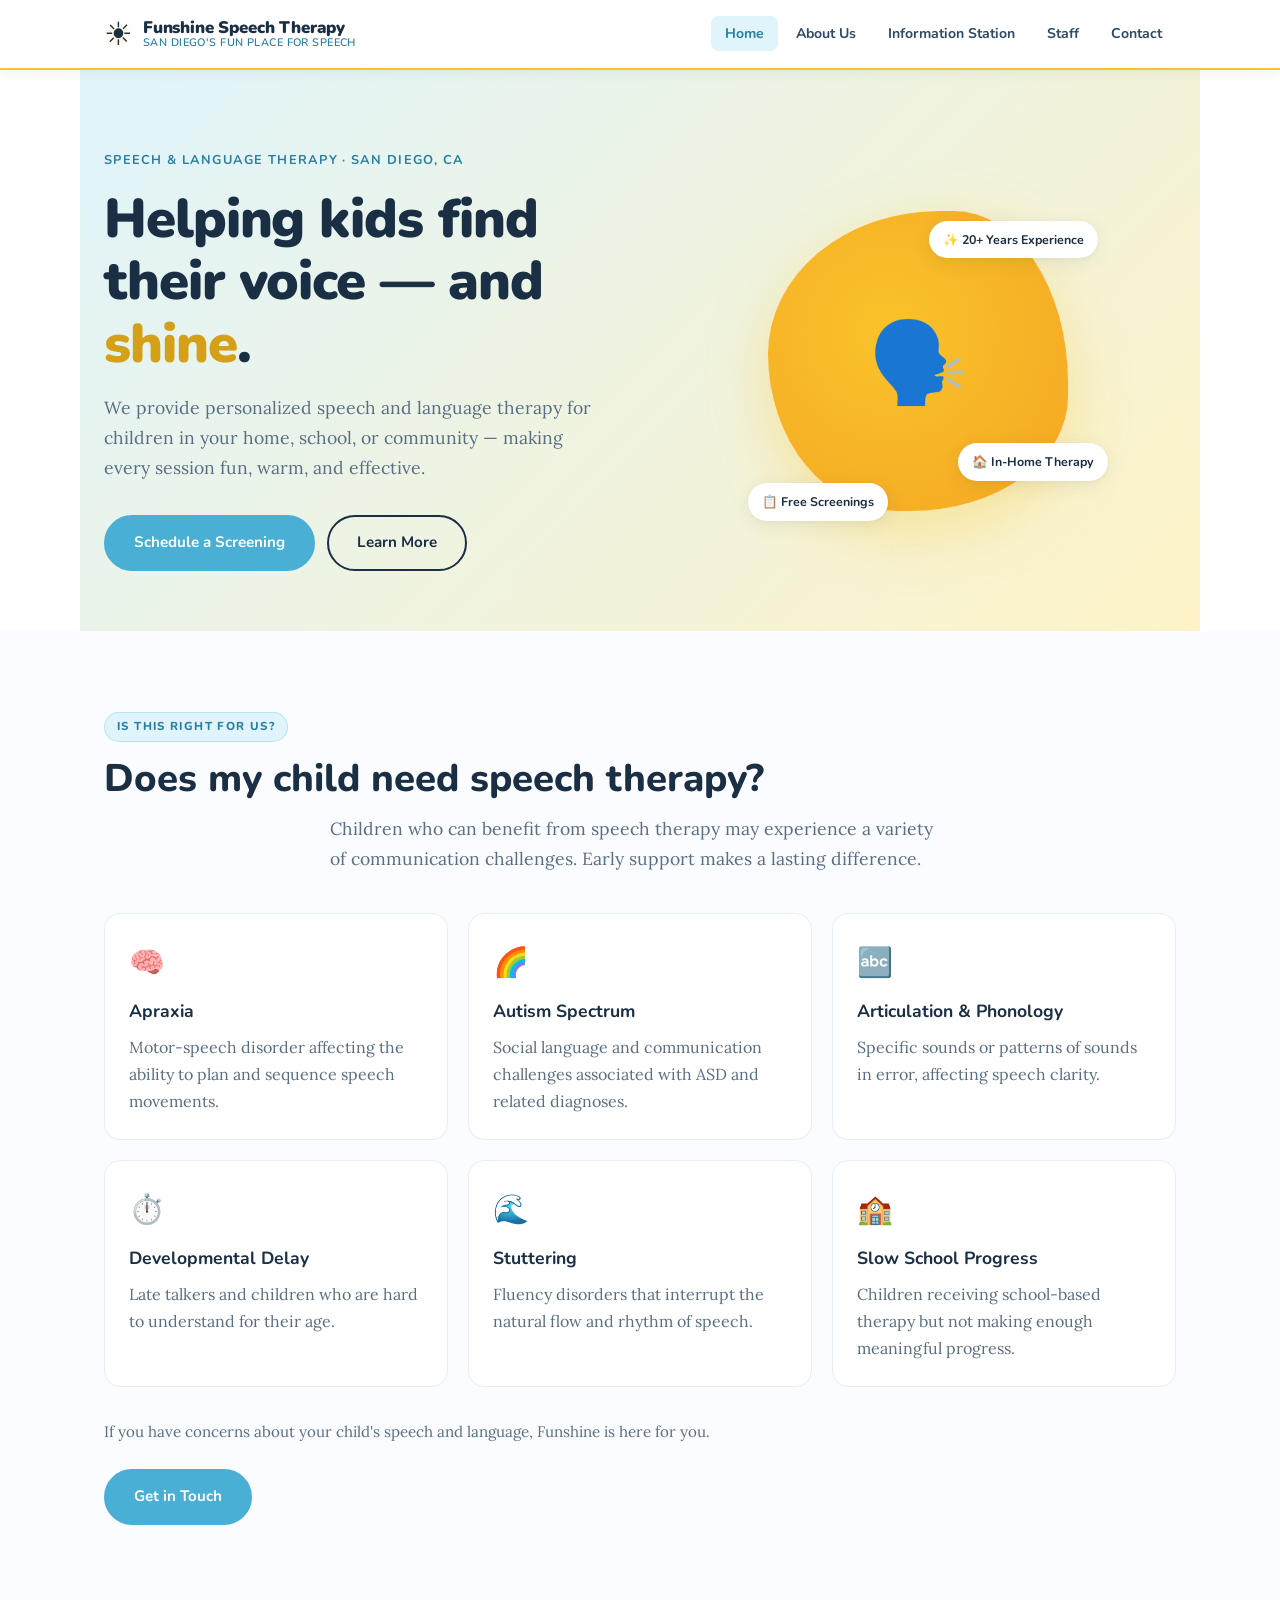
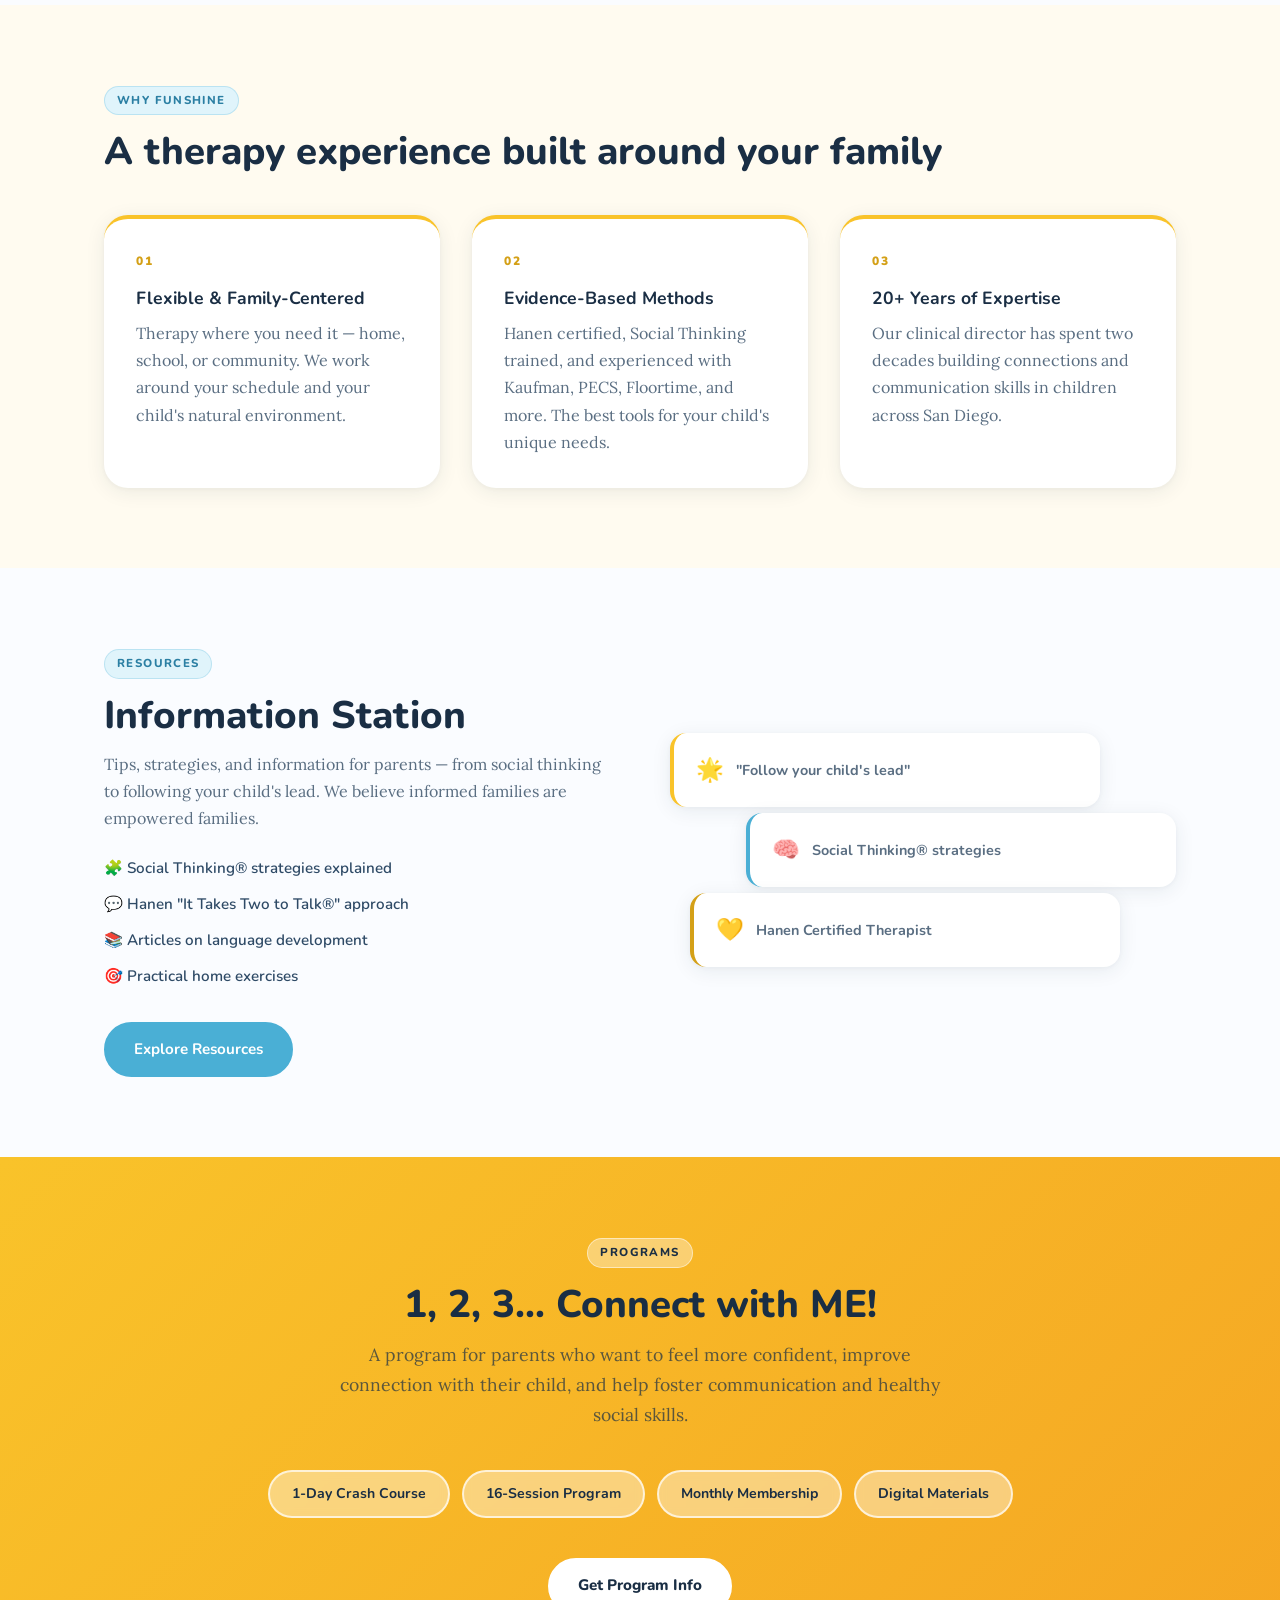
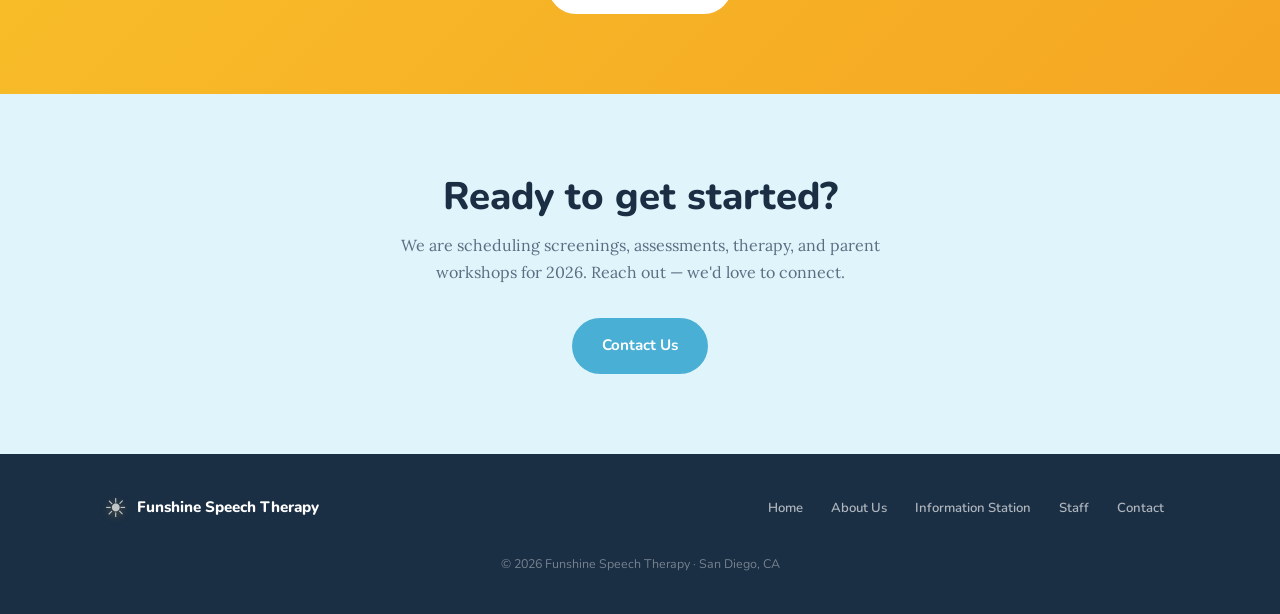
<file: index.html>
<!DOCTYPE html>
<html lang="en">
<head>
  <meta charset="UTF-8" />
  <meta name="viewport" content="width=device-width, initial-scale=1.0" />
  <meta name="description" content="Funshine Speech Therapy provides fun, personalized speech and language therapy for children in San Diego — home, school, or community." />
  <title>Funshine Speech Therapy — San Diego — Funshine Speech Therapy</title>
  <link rel="preconnect" href="https://fonts.googleapis.com" />
  <link rel="preconnect" href="https://fonts.gstatic.com" crossorigin />
  <link href="https://fonts.googleapis.com/css2?family=Nunito:wght@400;600;700;800;900&family=Lora:ital,wght@0,400;0,600;1,400&display=swap" rel="stylesheet" />
  <link rel="stylesheet" href="styles.css" />
</head>
<body>

  <header class="site-header" role="banner">
    <div class="header-inner">
      <a href="index.html" class="logo" aria-label="Funshine Speech Therapy — Home">
        <span class="logo-sun" aria-hidden="true">☀</span>
        <div class="logo-text">
          <span class="logo-name">Funshine Speech Therapy</span>
          <span class="logo-tagline">San Diego's Fun Place For Speech</span>
        </div>
      </a>
      <button class="nav-toggle" aria-label="Open menu" aria-expanded="false" aria-controls="main-nav">
        <span></span><span></span><span></span>
      </button>
      <nav id="main-nav" role="navigation" aria-label="Main navigation">
        <ul>
          <li><a href="index.html" class="active">Home</a></li>
          <li><a href="about.html">About Us</a></li>
          <li><a href="information.html">Information Station</a></li>
          <li><a href="staff.html">Staff</a></li>
          <li><a href="contact.html">Contact</a></li>
        </ul>
      </nav>
    </div>
  </header>

  <main>

    <!-- HERO -->
    <section class="hero" aria-label="Welcome">
      <div class="hero-content">
        <p class="hero-eyebrow">Speech &amp; Language Therapy · San Diego, CA</p>
        <h1>Helping kids find their voice — and <em>shine</em>.</h1>
        <p class="hero-sub">We provide personalized speech and language therapy for children in your home, school, or community — making every session fun, warm, and effective.</p>
        <div class="hero-cta">
          <a href="contact.html" class="btn btn-primary">Schedule a Screening</a>
          <a href="about.html" class="btn btn-outline">Learn More</a>
        </div>
      </div>
      <div class="hero-visual" aria-hidden="true">
        <div class="hero-blob">
          <div class="blob-icon">🗣️</div>
          <div class="floating-badge badge-1">✨ 20+ Years Experience</div>
          <div class="floating-badge badge-2">🏠 In-Home Therapy</div>
          <div class="floating-badge badge-3">📋 Free Screenings</div>
        </div>
      </div>
    </section>

    <!-- DOES MY CHILD NEED THERAPY? -->
    <section class="section section-light" aria-labelledby="signs-heading">
      <div class="container">
        <div class="section-label">Is This Right for Us?</div>
        <h2 id="signs-heading">Does my child need speech therapy?</h2>
        <p class="section-intro">Children who can benefit from speech therapy may experience a variety of communication challenges. Early support makes a lasting difference.</p>
        <div class="conditions-grid">
          <div class="condition-card">
            <span class="condition-icon">🧠</span>
            <h3>Apraxia</h3>
            <p>Motor-speech disorder affecting the ability to plan and sequence speech movements.</p>
          </div>
          <div class="condition-card">
            <span class="condition-icon">🌈</span>
            <h3>Autism Spectrum</h3>
            <p>Social language and communication challenges associated with ASD and related diagnoses.</p>
          </div>
          <div class="condition-card">
            <span class="condition-icon">🔤</span>
            <h3>Articulation &amp; Phonology</h3>
            <p>Specific sounds or patterns of sounds in error, affecting speech clarity.</p>
          </div>
          <div class="condition-card">
            <span class="condition-icon">⏱️</span>
            <h3>Developmental Delay</h3>
            <p>Late talkers and children who are hard to understand for their age.</p>
          </div>
          <div class="condition-card">
            <span class="condition-icon">🌊</span>
            <h3>Stuttering</h3>
            <p>Fluency disorders that interrupt the natural flow and rhythm of speech.</p>
          </div>
          <div class="condition-card">
            <span class="condition-icon">🏫</span>
            <h3>Slow School Progress</h3>
            <p>Children receiving school-based therapy but not making enough meaningful progress.</p>
          </div>
        </div>
        <p class="section-cta-note">If you have concerns about your child's speech and language, Funshine is here for you.</p>
        <a href="contact.html" class="btn btn-primary">Get in Touch</a>
      </div>
    </section>

    <!-- THREE PILLARS -->
    <section class="section section-warm" aria-labelledby="pillars-heading">
      <div class="container">
        <div class="section-label">Why Funshine</div>
        <h2 id="pillars-heading">A therapy experience built around your family</h2>
        <div class="pillars">
          <div class="pillar">
            <div class="pillar-num">01</div>
            <h3>Flexible &amp; Family-Centered</h3>
            <p>Therapy where you need it — home, school, or community. We work around your schedule and your child's natural environment.</p>
          </div>
          <div class="pillar">
            <div class="pillar-num">02</div>
            <h3>Evidence-Based Methods</h3>
            <p>Hanen certified, Social Thinking trained, and experienced with Kaufman, PECS, Floortime, and more. The best tools for your child's unique needs.</p>
          </div>
          <div class="pillar">
            <div class="pillar-num">03</div>
            <h3>20+ Years of Expertise</h3>
            <p>Our clinical director has spent two decades building connections and communication skills in children across San Diego.</p>
          </div>
        </div>
      </div>
    </section>

    <!-- INFORMATION STATION PREVIEW -->
    <section class="section section-light" aria-labelledby="info-heading">
      <div class="container two-col">
        <div class="two-col-text">
          <div class="section-label">Resources</div>
          <h2 id="info-heading">Information Station</h2>
          <p>Tips, strategies, and information for parents — from social thinking to following your child's lead. We believe informed families are empowered families.</p>
          <ul class="resource-list">
            <li>🧩 Social Thinking® strategies explained</li>
            <li>💬 Hanen "It Takes Two to Talk®" approach</li>
            <li>📚 Articles on language development</li>
            <li>🎯 Practical home exercises</li>
          </ul>
          <a href="information.html" class="btn btn-primary">Explore Resources</a>
        </div>
        <div class="two-col-visual" aria-hidden="true">
          <div class="info-card-stack">
            <div class="info-card ic1"><span>🌟</span><p>"Follow your child's lead"</p></div>
            <div class="info-card ic2"><span>🧠</span><p>Social Thinking® strategies</p></div>
            <div class="info-card ic3"><span>💛</span><p>Hanen Certified Therapist</p></div>
          </div>
        </div>
      </div>
    </section>

    <!-- CONNECT PROGRAM -->
    <section class="section section-sunshine" aria-labelledby="connect-heading">
      <div class="container centered">
        <div class="section-label light">Programs</div>
        <h2 id="connect-heading">1, 2, 3… Connect with ME!</h2>
        <p class="section-intro light-text">A program for parents who want to feel more confident, improve connection with their child, and help foster communication and healthy social skills.</p>
        <div class="program-options">
          <div class="program-option">1-Day Crash Course</div>
          <div class="program-option">16-Session Program</div>
          <div class="program-option">Monthly Membership</div>
          <div class="program-option">Digital Materials</div>
        </div>
        <a href="https://www.realmomslp.com/" target="_blank" rel="noopener noreferrer" class="btn btn-white">Get Program Info</a>
      </div>
    </section>

    <!-- CONTACT STRIP -->
    <section class="section section-contact" aria-labelledby="contact-strip-heading">
      <div class="container centered">
        <h2 id="contact-strip-heading">Ready to get started?</h2>
        <p>We are scheduling screenings, assessments, therapy, and parent workshops for 2026. Reach out — we'd love to connect.</p>
        <a href="contact.html" class="btn btn-primary">Contact Us</a>
      </div>
    </section>

  </main>

  <footer class="site-footer" role="contentinfo">
    <div class="footer-inner">
      <div class="footer-brand">
        <span class="logo-sun" aria-hidden="true">☀</span>
        <span class="footer-name">Funshine Speech Therapy</span>
      </div>
      <nav aria-label="Footer navigation">
        <ul class="footer-links">
          <li><a href="index.html">Home</a></li>
          <li><a href="about.html">About Us</a></li>
          <li><a href="information.html">Information Station</a></li>
          <li><a href="staff.html">Staff</a></li>
          <li><a href="contact.html">Contact</a></li>
        </ul>
      </nav>
      <p class="footer-copy">© 2026 Funshine Speech Therapy · San Diego, CA</p>
    </div>
  </footer>

  <script>
// ── Mobile nav toggle ──────────────────────────────────────
const toggle = document.querySelector('.nav-toggle');
const nav    = document.getElementById('main-nav');

if (toggle && nav) {
  toggle.addEventListener('click', () => {
    const open = nav.classList.toggle('open');
    toggle.setAttribute('aria-expanded', String(open));
    toggle.setAttribute('aria-label', open ? 'Close menu' : 'Open menu');
  });

  // Close nav when a link is clicked
  nav.querySelectorAll('a').forEach(link => {
    link.addEventListener('click', () => {
      nav.classList.remove('open');
      toggle.setAttribute('aria-expanded', 'false');
      toggle.setAttribute('aria-label', 'Open menu');
    });
  });

  // Close nav on outside click
  document.addEventListener('click', (e) => {
    if (!nav.contains(e.target) && !toggle.contains(e.target)) {
      nav.classList.remove('open');
      toggle.setAttribute('aria-expanded', 'false');
    }
  });
}

// ── Hamburger animation ────────────────────────────────────
if (toggle) {
  toggle.addEventListener('click', () => {
    toggle.classList.toggle('is-open');
  });
}

// ── Contact form demo ──────────────────────────────────────
function submitForm() {
  const name  = document.getElementById('contact-name');
  const email = document.getElementById('contact-email');

  if (!name || !email) return;

  if (!name.value.trim()) {
    name.focus();
    name.style.borderColor = 'var(--yellow-dark)';
    return;
  }
  if (!email.value.trim() || !email.value.includes('@')) {
    email.focus();
    email.style.borderColor = 'var(--yellow-dark)';
    return;
  }

  const form    = document.getElementById('contact-form');
  const success = document.getElementById('form-success');
  if (form && success) {
    form.style.display    = 'none';
    success.style.display = 'block';
  }
}

// ── Scroll-reveal (subtle) ─────────────────────────────────
if (!window.matchMedia('(prefers-reduced-motion: reduce)').matches) {
  const revealEls = document.querySelectorAll(
    '.condition-card, .pillar, .staff-card, .info-block, .contact-item'
  );

  const observer = new IntersectionObserver((entries) => {
    entries.forEach(entry => {
      if (entry.isIntersecting) {
        entry.target.style.opacity   = '1';
        entry.target.style.transform = 'translateY(0)';
        observer.unobserve(entry.target);
      }
    });
  }, { threshold: 0.1, rootMargin: '0px 0px -40px 0px' });

  revealEls.forEach(el => {
    el.style.opacity   = '0';
    el.style.transform = 'translateY(20px)';
    el.style.transition = 'opacity 0.45s ease, transform 0.45s ease';
    observer.observe(el);
  });
}

// ── Active nav link highlight ──────────────────────────────
(function highlightCurrentPage() {
  const current = window.location.pathname.split('/').pop() || 'index.html';
  document.querySelectorAll('#main-nav a').forEach(link => {
    const href = link.getAttribute('href');
    if (href === current) {
      link.classList.add('active');
    } else {
      link.classList.remove('active');
    }
  });
})();

  </script>
</body>
</html>
</file>
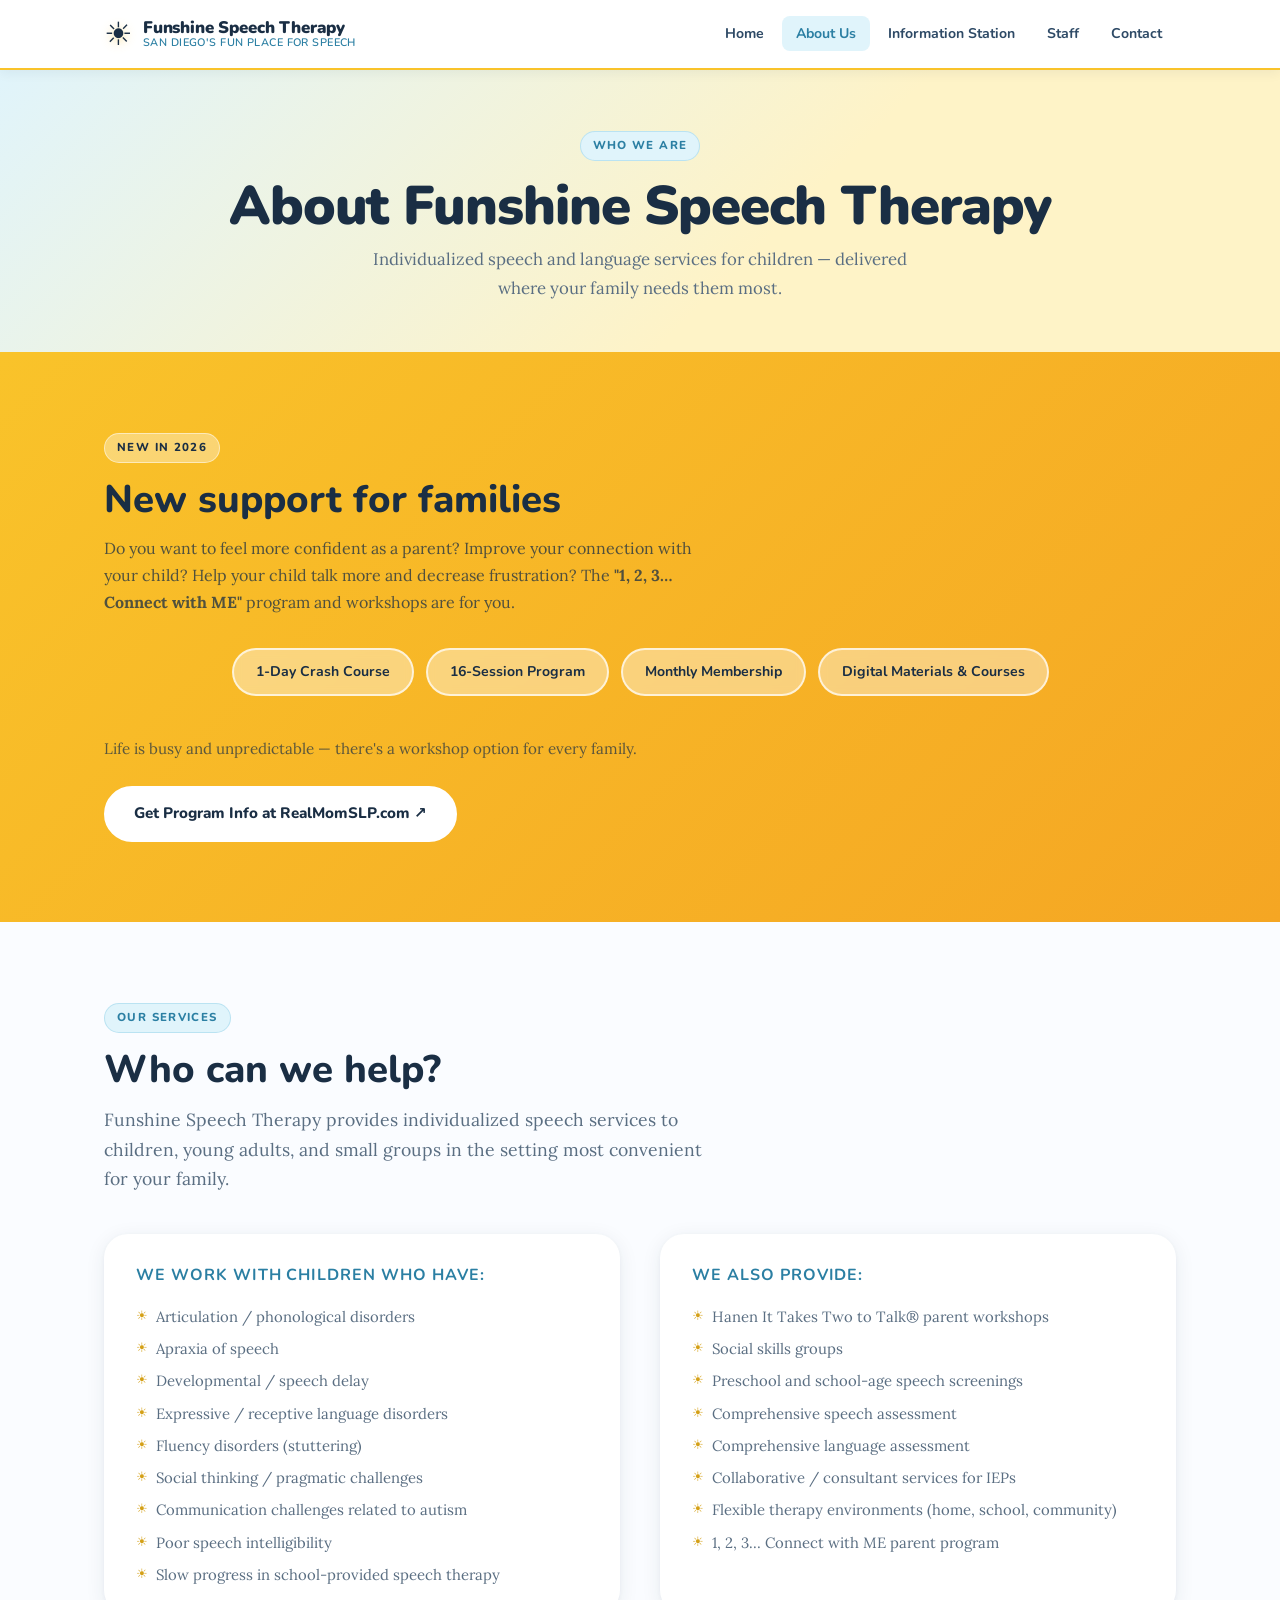
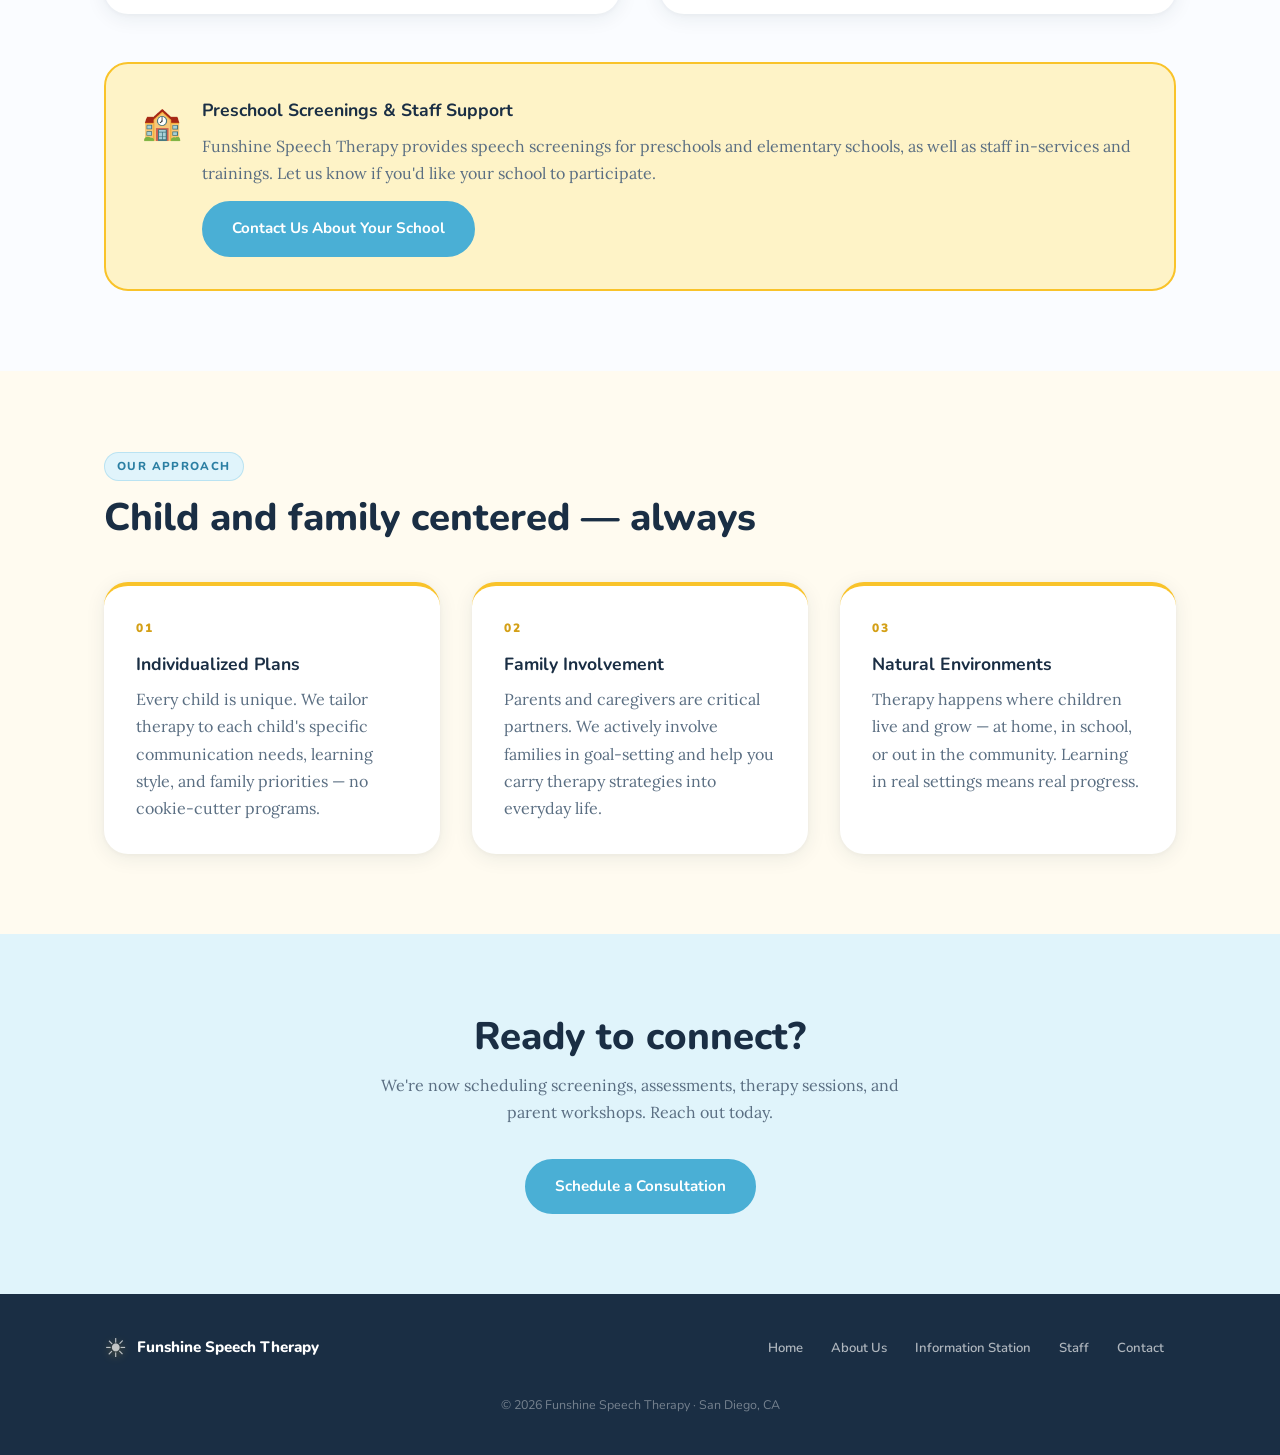
<file: about.html>
<!DOCTYPE html>
<html lang="en">
<head>
  <meta charset="UTF-8" />
  <meta name="viewport" content="width=device-width, initial-scale=1.0" />
  <meta name="description" content="About Funshine Speech Therapy — individualized speech services for children in San Diego. Learn about our approach, services, and programs." />
  <title>About Us — Funshine Speech Therapy</title>
  <link rel="preconnect" href="https://fonts.googleapis.com" />
  <link rel="preconnect" href="https://fonts.gstatic.com" crossorigin />
  <link href="https://fonts.googleapis.com/css2?family=Nunito:wght@400;600;700;800;900&family=Lora:ital,wght@0,400;0,600;1,400&display=swap" rel="stylesheet" />
  <link rel="stylesheet" href="styles.css" />
</head>
<body>

  <header class="site-header" role="banner">
    <div class="header-inner">
      <a href="index.html" class="logo" aria-label="Funshine Speech Therapy — Home">
        <span class="logo-sun" aria-hidden="true">☀</span>
        <div class="logo-text">
          <span class="logo-name">Funshine Speech Therapy</span>
          <span class="logo-tagline">San Diego's Fun Place For Speech</span>
        </div>
      </a>
      <button class="nav-toggle" aria-label="Open menu" aria-expanded="false" aria-controls="main-nav">
        <span></span><span></span><span></span>
      </button>
      <nav id="main-nav" role="navigation" aria-label="Main navigation">
        <ul>
          <li><a href="index.html">Home</a></li>
          <li><a href="about.html" class="active">About Us</a></li>
          <li><a href="information.html">Information Station</a></li>
          <li><a href="staff.html">Staff</a></li>
          <li><a href="contact.html">Contact</a></li>
        </ul>
      </nav>
    </div>
  </header>

  <main>

    <section class="page-hero">
      <div class="container">
        <div class="section-label">Who We Are</div>
        <h1>About Funshine Speech Therapy</h1>
        <p>Individualized speech and language services for children — delivered where your family needs them most.</p>
      </div>
    </section>

    <section class="section section-sunshine" aria-labelledby="new-support-heading">
      <div class="container">
        <div class="section-label light">New in 2026</div>
        <h2 id="new-support-heading" style="color:var(--navy);">New support for families</h2>
        <p style="color:rgba(26,46,68,.75); max-width:600px; margin-bottom:2rem;">Do you want to feel more confident as a parent? Improve your connection with your child? Help your child talk more and decrease frustration? The <strong>"1, 2, 3… Connect with ME"</strong> program and workshops are for you.</p>
        <div class="program-options">
          <div class="program-option">1-Day Crash Course</div>
          <div class="program-option">16-Session Program</div>
          <div class="program-option">Monthly Membership</div>
          <div class="program-option">Digital Materials &amp; Courses</div>
        </div>
        <p style="color:rgba(26,46,68,.7); margin-bottom:1.5rem; font-size:.95rem;">Life is busy and unpredictable — there's a workshop option for every family.</p>
        <a href="https://www.realmomslp.com/" target="_blank" rel="noopener noreferrer" class="btn btn-white">Get Program Info at RealMomSLP.com ↗</a>
      </div>
    </section>

    <section class="section section-light" aria-labelledby="services-heading">
      <div class="container">
        <div class="section-label">Our Services</div>
        <h2 id="services-heading">Who can we help?</h2>
        <p class="section-intro" style="margin:0 0 0">Funshine Speech Therapy provides individualized speech services to children, young adults, and small groups in the setting most convenient for your family.</p>
        <div class="services-two-col">
          <div class="service-group">
            <h3>We work with children who have:</h3>
            <ul class="service-list">
              <li>Articulation / phonological disorders</li>
              <li>Apraxia of speech</li>
              <li>Developmental / speech delay</li>
              <li>Expressive / receptive language disorders</li>
              <li>Fluency disorders (stuttering)</li>
              <li>Social thinking / pragmatic challenges</li>
              <li>Communication challenges related to autism</li>
              <li>Poor speech intelligibility</li>
              <li>Slow progress in school-provided speech therapy</li>
            </ul>
          </div>
          <div class="service-group">
            <h3>We also provide:</h3>
            <ul class="service-list">
              <li>Hanen It Takes Two to Talk® parent workshops</li>
              <li>Social skills groups</li>
              <li>Preschool and school-age speech screenings</li>
              <li>Comprehensive speech assessment</li>
              <li>Comprehensive language assessment</li>
              <li>Collaborative / consultant services for IEPs</li>
              <li>Flexible therapy environments (home, school, community)</li>
              <li>1, 2, 3… Connect with ME parent program</li>
            </ul>
          </div>
        </div>
        <div class="about-preschool-box">
          <div class="icon">🏫</div>
          <div>
            <h3>Preschool Screenings &amp; Staff Support</h3>
            <p>Funshine Speech Therapy provides speech screenings for preschools and elementary schools, as well as staff in-services and trainings. Let us know if you'd like your school to participate.</p>
            <a href="contact.html" class="btn btn-primary" style="margin-top:14px;">Contact Us About Your School</a>
          </div>
        </div>
      </div>
    </section>

    <section class="section section-warm" aria-labelledby="approach-heading">
      <div class="container">
        <div class="section-label">Our Approach</div>
        <h2 id="approach-heading">Child and family centered — always</h2>
        <div class="pillars">
          <div class="pillar">
            <div class="pillar-num">01</div>
            <h3>Individualized Plans</h3>
            <p>Every child is unique. We tailor therapy to each child's specific communication needs, learning style, and family priorities — no cookie-cutter programs.</p>
          </div>
          <div class="pillar">
            <div class="pillar-num">02</div>
            <h3>Family Involvement</h3>
            <p>Parents and caregivers are critical partners. We actively involve families in goal-setting and help you carry therapy strategies into everyday life.</p>
          </div>
          <div class="pillar">
            <div class="pillar-num">03</div>
            <h3>Natural Environments</h3>
            <p>Therapy happens where children live and grow — at home, in school, or out in the community. Learning in real settings means real progress.</p>
          </div>
        </div>
      </div>
    </section>

    <section class="section section-contact" aria-labelledby="about-cta-heading">
      <div class="container centered">
        <h2 id="about-cta-heading">Ready to connect?</h2>
        <p>We're now scheduling screenings, assessments, therapy sessions, and parent workshops. Reach out today.</p>
        <a href="contact.html" class="btn btn-primary">Schedule a Consultation</a>
      </div>
    </section>

  </main>

  <footer class="site-footer" role="contentinfo">
    <div class="footer-inner">
      <div class="footer-brand">
        <span class="logo-sun" aria-hidden="true">☀</span>
        <span class="footer-name">Funshine Speech Therapy</span>
      </div>
      <nav aria-label="Footer navigation">
        <ul class="footer-links">
          <li><a href="index.html">Home</a></li>
          <li><a href="about.html">About Us</a></li>
          <li><a href="information.html">Information Station</a></li>
          <li><a href="staff.html">Staff</a></li>
          <li><a href="contact.html">Contact</a></li>
        </ul>
      </nav>
      <p class="footer-copy">© 2026 Funshine Speech Therapy · San Diego, CA</p>
    </div>
  </footer>

  <script>
// ── Mobile nav toggle ──────────────────────────────────────
const toggle = document.querySelector('.nav-toggle');
const nav    = document.getElementById('main-nav');

if (toggle && nav) {
  toggle.addEventListener('click', () => {
    const open = nav.classList.toggle('open');
    toggle.setAttribute('aria-expanded', String(open));
    toggle.setAttribute('aria-label', open ? 'Close menu' : 'Open menu');
  });

  // Close nav when a link is clicked
  nav.querySelectorAll('a').forEach(link => {
    link.addEventListener('click', () => {
      nav.classList.remove('open');
      toggle.setAttribute('aria-expanded', 'false');
      toggle.setAttribute('aria-label', 'Open menu');
    });
  });

  // Close nav on outside click
  document.addEventListener('click', (e) => {
    if (!nav.contains(e.target) && !toggle.contains(e.target)) {
      nav.classList.remove('open');
      toggle.setAttribute('aria-expanded', 'false');
    }
  });
}

// ── Hamburger animation ────────────────────────────────────
if (toggle) {
  toggle.addEventListener('click', () => {
    toggle.classList.toggle('is-open');
  });
}

// ── Contact form demo ──────────────────────────────────────
function submitForm() {
  const name  = document.getElementById('contact-name');
  const email = document.getElementById('contact-email');

  if (!name || !email) return;

  if (!name.value.trim()) {
    name.focus();
    name.style.borderColor = 'var(--yellow-dark)';
    return;
  }
  if (!email.value.trim() || !email.value.includes('@')) {
    email.focus();
    email.style.borderColor = 'var(--yellow-dark)';
    return;
  }

  const form    = document.getElementById('contact-form');
  const success = document.getElementById('form-success');
  if (form && success) {
    form.style.display    = 'none';
    success.style.display = 'block';
  }
}

// ── Scroll-reveal (subtle) ─────────────────────────────────
if (!window.matchMedia('(prefers-reduced-motion: reduce)').matches) {
  const revealEls = document.querySelectorAll(
    '.condition-card, .pillar, .staff-card, .info-block, .contact-item'
  );

  const observer = new IntersectionObserver((entries) => {
    entries.forEach(entry => {
      if (entry.isIntersecting) {
        entry.target.style.opacity   = '1';
        entry.target.style.transform = 'translateY(0)';
        observer.unobserve(entry.target);
      }
    });
  }, { threshold: 0.1, rootMargin: '0px 0px -40px 0px' });

  revealEls.forEach(el => {
    el.style.opacity   = '0';
    el.style.transform = 'translateY(20px)';
    el.style.transition = 'opacity 0.45s ease, transform 0.45s ease';
    observer.observe(el);
  });
}

// ── Active nav link highlight ──────────────────────────────
(function highlightCurrentPage() {
  const current = window.location.pathname.split('/').pop() || 'index.html';
  document.querySelectorAll('#main-nav a').forEach(link => {
    const href = link.getAttribute('href');
    if (href === current) {
      link.classList.add('active');
    } else {
      link.classList.remove('active');
    }
  });
})();

  </script>
</body>
</html>
</file>
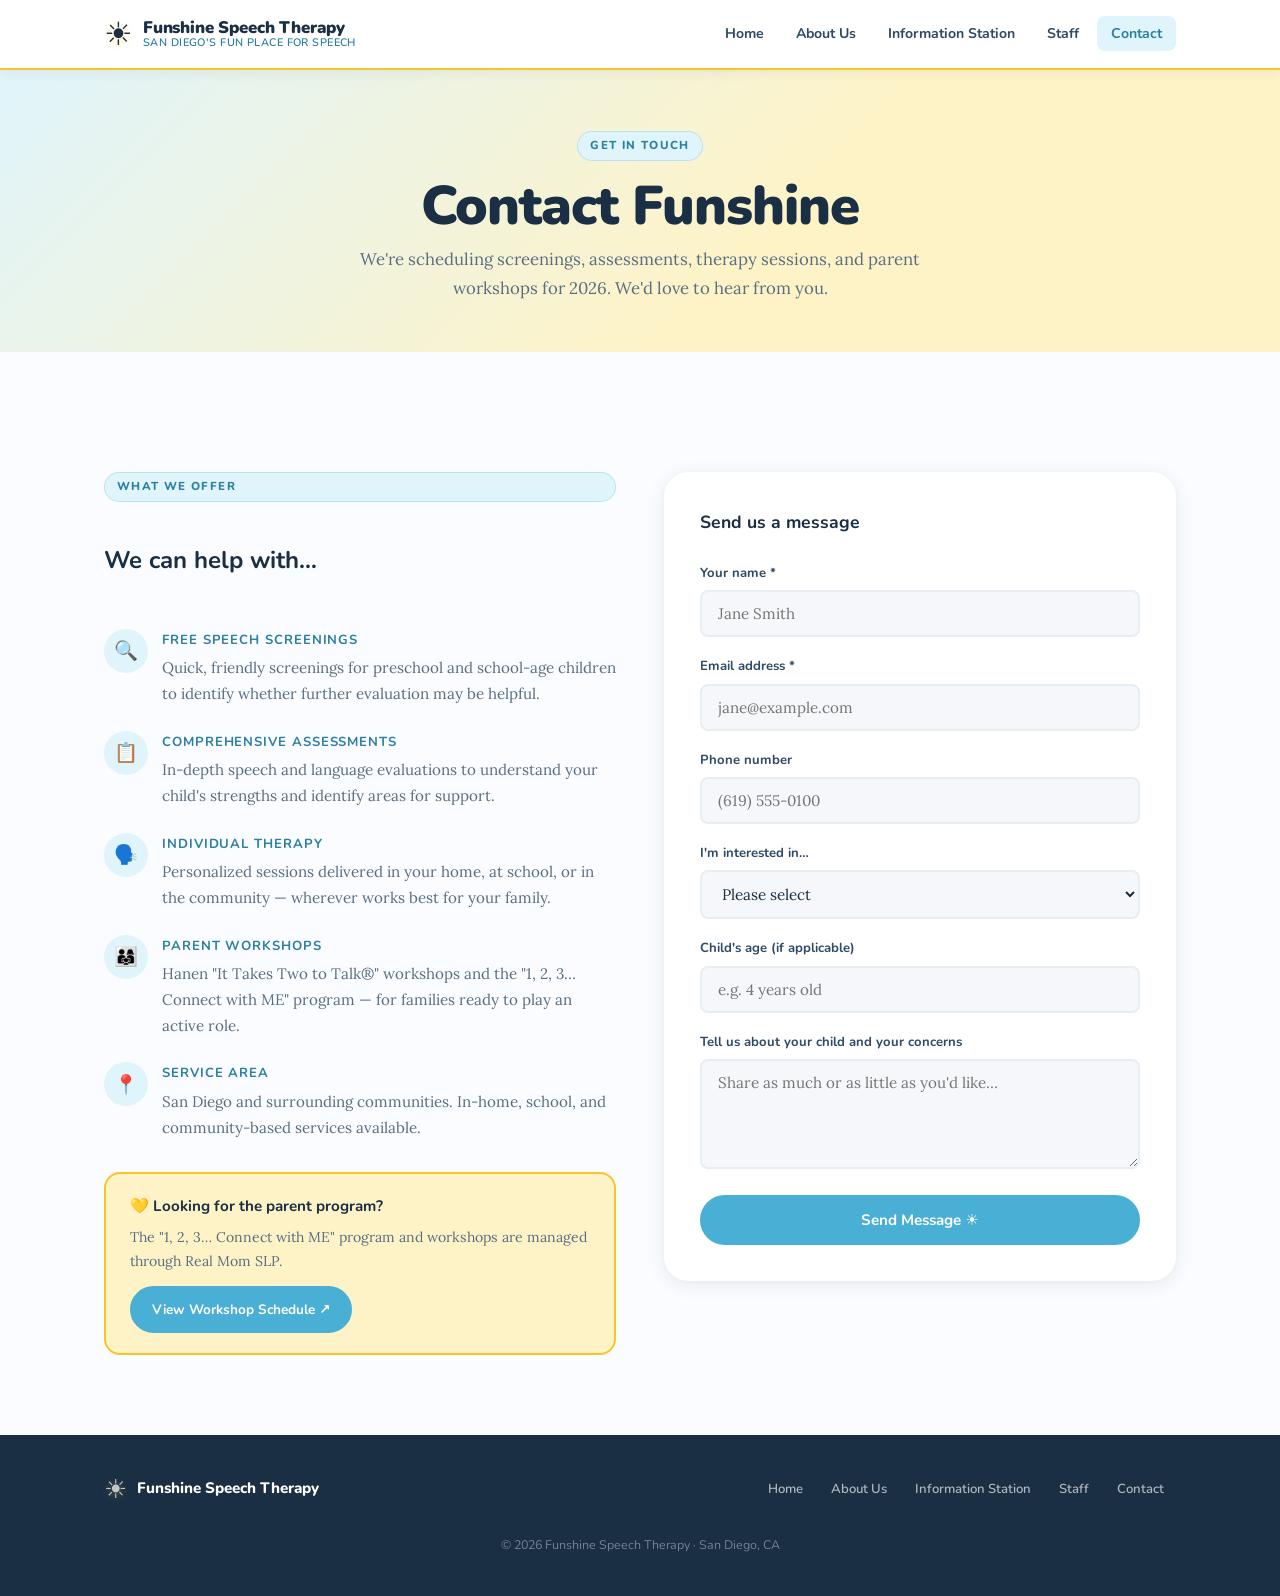
<file: contact.html>
<!DOCTYPE html>
<html lang="en">
<head>
  <meta charset="UTF-8" />
  <meta name="viewport" content="width=device-width, initial-scale=1.0" />
  <meta name="description" content="Contact Funshine Speech Therapy in San Diego — schedule a free screening, assessment, therapy, or parent workshop." />
  <title>Contact — Funshine Speech Therapy</title>
  <link rel="preconnect" href="https://fonts.googleapis.com" />
  <link rel="preconnect" href="https://fonts.gstatic.com" crossorigin />
  <link href="https://fonts.googleapis.com/css2?family=Nunito:wght@400;600;700;800;900&family=Lora:ital,wght@0,400;0,600;1,400&display=swap" rel="stylesheet" />
  <link rel="stylesheet" href="styles.css" />
</head>
<body>

  <header class="site-header" role="banner">
    <div class="header-inner">
      <a href="index.html" class="logo" aria-label="Funshine Speech Therapy — Home">
        <span class="logo-sun" aria-hidden="true">☀</span>
        <div class="logo-text">
          <span class="logo-name">Funshine Speech Therapy</span>
          <span class="logo-tagline">San Diego's Fun Place For Speech</span>
        </div>
      </a>
      <button class="nav-toggle" aria-label="Open menu" aria-expanded="false" aria-controls="main-nav">
        <span></span><span></span><span></span>
      </button>
      <nav id="main-nav" role="navigation" aria-label="Main navigation">
        <ul>
          <li><a href="index.html">Home</a></li>
          <li><a href="about.html">About Us</a></li>
          <li><a href="information.html">Information Station</a></li>
          <li><a href="staff.html">Staff</a></li>
          <li><a href="contact.html" class="active">Contact</a></li>
        </ul>
      </nav>
    </div>
  </header>

  <main>

    <section class="page-hero">
      <div class="container">
        <div class="section-label">Get in Touch</div>
        <h1>Contact Funshine</h1>
        <p>We're scheduling screenings, assessments, therapy sessions, and parent workshops for 2026. We'd love to hear from you.</p>
      </div>
    </section>

    <section class="section section-light" aria-labelledby="contact-heading">
      <div class="container">
        <h2 id="contact-heading" style="clip:rect(0 0 0 0);clip-path:inset(50%);height:1px;overflow:hidden;position:absolute;white-space:nowrap;width:1px;">Contact Information and Form</h2>
        <div class="contact-grid">

          <div class="contact-info">
            <div class="section-label">What We Offer</div>
            <h3 style="font-size:1.5rem;color:var(--navy);margin-bottom:1.5rem;">We can help with…</h3>
            <div class="contact-item">
              <div class="ci-icon" aria-hidden="true">🔍</div>
              <div>
                <h4>Free Speech Screenings</h4>
                <p>Quick, friendly screenings for preschool and school-age children to identify whether further evaluation may be helpful.</p>
              </div>
            </div>
            <div class="contact-item">
              <div class="ci-icon" aria-hidden="true">📋</div>
              <div>
                <h4>Comprehensive Assessments</h4>
                <p>In-depth speech and language evaluations to understand your child's strengths and identify areas for support.</p>
              </div>
            </div>
            <div class="contact-item">
              <div class="ci-icon" aria-hidden="true">🗣️</div>
              <div>
                <h4>Individual Therapy</h4>
                <p>Personalized sessions delivered in your home, at school, or in the community — wherever works best for your family.</p>
              </div>
            </div>
            <div class="contact-item">
              <div class="ci-icon" aria-hidden="true">👨‍👩‍👧</div>
              <div>
                <h4>Parent Workshops</h4>
                <p>Hanen "It Takes Two to Talk®" workshops and the "1, 2, 3… Connect with ME" program — for families ready to play an active role.</p>
              </div>
            </div>
            <div class="contact-item">
              <div class="ci-icon" aria-hidden="true">📍</div>
              <div>
                <h4>Service Area</h4>
                <p>San Diego and surrounding communities. In-home, school, and community-based services available.</p>
              </div>
            </div>
            <div style="margin-top:8px;padding:20px 24px;background:var(--yellow-light);border-radius:var(--radius-md);border:2px solid var(--yellow);">
              <p style="font-family:var(--font-display);font-weight:700;color:var(--navy);font-size:.95rem;margin-bottom:6px;">💛 Looking for the parent program?</p>
              <p style="font-size:.88rem;">The "1, 2, 3… Connect with ME" program and workshops are managed through Real Mom SLP.</p>
              <a href="https://realmomslp.myflodesk.com/workshoplist" target="_blank" rel="noopener noreferrer" class="btn btn-primary" style="margin-top:12px;font-size:.85rem;padding:10px 20px;">View Workshop Schedule ↗</a>
            </div>
          </div>

          <div class="contact-form-box">
            <h3>Send us a message</h3>
            <div id="form-success" class="form-success" role="alert" aria-live="polite">
              <span style="font-size:2rem;display:block;margin-bottom:8px;">☀️</span>
              Thank you! We'll be in touch soon.
            </div>
            <div id="contact-form">
              <div class="form-group">
                <label for="contact-name">Your name <span aria-hidden="true">*</span></label>
                <input type="text" id="contact-name" name="name" autocomplete="name" required placeholder="Jane Smith" />
              </div>
              <div class="form-group">
                <label for="contact-email">Email address <span aria-hidden="true">*</span></label>
                <input type="email" id="contact-email" name="email" autocomplete="email" required placeholder="jane@example.com" />
              </div>
              <div class="form-group">
                <label for="contact-phone">Phone number</label>
                <input type="tel" id="contact-phone" name="phone" autocomplete="tel" placeholder="(619) 555-0100" />
              </div>
              <div class="form-group">
                <label for="contact-interest">I'm interested in…</label>
                <select id="contact-interest" name="interest">
                  <option value="">Please select</option>
                  <option value="screening">Free speech screening</option>
                  <option value="assessment">Speech or language assessment</option>
                  <option value="therapy">Individual therapy</option>
                  <option value="workshop">Parent workshop (Hanen / Connect with ME)</option>
                  <option value="school">School screening or staff training</option>
                  <option value="other">Something else</option>
                </select>
              </div>
              <div class="form-group">
                <label for="contact-child-age">Child's age (if applicable)</label>
                <input type="text" id="contact-child-age" name="child_age" placeholder="e.g. 4 years old" />
              </div>
              <div class="form-group">
                <label for="contact-message">Tell us about your child and your concerns</label>
                <textarea id="contact-message" name="message" placeholder="Share as much or as little as you'd like…"></textarea>
              </div>
              <button type="button" onclick="submitForm()" class="btn btn-primary" style="width:100%;justify-content:center;">Send Message ☀️</button>
            </div>
          </div>

        </div>
      </div>
    </section>

  </main>

  <footer class="site-footer" role="contentinfo">
    <div class="footer-inner">
      <div class="footer-brand">
        <span class="logo-sun" aria-hidden="true">☀</span>
        <span class="footer-name">Funshine Speech Therapy</span>
      </div>
      <nav aria-label="Footer navigation">
        <ul class="footer-links">
          <li><a href="index.html">Home</a></li>
          <li><a href="about.html">About Us</a></li>
          <li><a href="information.html">Information Station</a></li>
          <li><a href="staff.html">Staff</a></li>
          <li><a href="contact.html">Contact</a></li>
        </ul>
      </nav>
      <p class="footer-copy">© 2026 Funshine Speech Therapy · San Diego, CA</p>
    </div>
  </footer>

  <script>
// ── Mobile nav toggle ──────────────────────────────────────
const toggle = document.querySelector('.nav-toggle');
const nav    = document.getElementById('main-nav');

if (toggle && nav) {
  toggle.addEventListener('click', () => {
    const open = nav.classList.toggle('open');
    toggle.setAttribute('aria-expanded', String(open));
    toggle.setAttribute('aria-label', open ? 'Close menu' : 'Open menu');
  });

  // Close nav when a link is clicked
  nav.querySelectorAll('a').forEach(link => {
    link.addEventListener('click', () => {
      nav.classList.remove('open');
      toggle.setAttribute('aria-expanded', 'false');
      toggle.setAttribute('aria-label', 'Open menu');
    });
  });

  // Close nav on outside click
  document.addEventListener('click', (e) => {
    if (!nav.contains(e.target) && !toggle.contains(e.target)) {
      nav.classList.remove('open');
      toggle.setAttribute('aria-expanded', 'false');
    }
  });
}

// ── Hamburger animation ────────────────────────────────────
if (toggle) {
  toggle.addEventListener('click', () => {
    toggle.classList.toggle('is-open');
  });
}

// ── Contact form demo ──────────────────────────────────────
function submitForm() {
  const name  = document.getElementById('contact-name');
  const email = document.getElementById('contact-email');

  if (!name || !email) return;

  if (!name.value.trim()) {
    name.focus();
    name.style.borderColor = 'var(--yellow-dark)';
    return;
  }
  if (!email.value.trim() || !email.value.includes('@')) {
    email.focus();
    email.style.borderColor = 'var(--yellow-dark)';
    return;
  }

  const form    = document.getElementById('contact-form');
  const success = document.getElementById('form-success');
  if (form && success) {
    form.style.display    = 'none';
    success.style.display = 'block';
  }
}

// ── Scroll-reveal (subtle) ─────────────────────────────────
if (!window.matchMedia('(prefers-reduced-motion: reduce)').matches) {
  const revealEls = document.querySelectorAll(
    '.condition-card, .pillar, .staff-card, .info-block, .contact-item'
  );

  const observer = new IntersectionObserver((entries) => {
    entries.forEach(entry => {
      if (entry.isIntersecting) {
        entry.target.style.opacity   = '1';
        entry.target.style.transform = 'translateY(0)';
        observer.unobserve(entry.target);
      }
    });
  }, { threshold: 0.1, rootMargin: '0px 0px -40px 0px' });

  revealEls.forEach(el => {
    el.style.opacity   = '0';
    el.style.transform = 'translateY(20px)';
    el.style.transition = 'opacity 0.45s ease, transform 0.45s ease';
    observer.observe(el);
  });
}

// ── Active nav link highlight ──────────────────────────────
(function highlightCurrentPage() {
  const current = window.location.pathname.split('/').pop() || 'index.html';
  document.querySelectorAll('#main-nav a').forEach(link => {
    const href = link.getAttribute('href');
    if (href === current) {
      link.classList.add('active');
    } else {
      link.classList.remove('active');
    }
  });
})();

  </script>
</body>
</html>
</file>
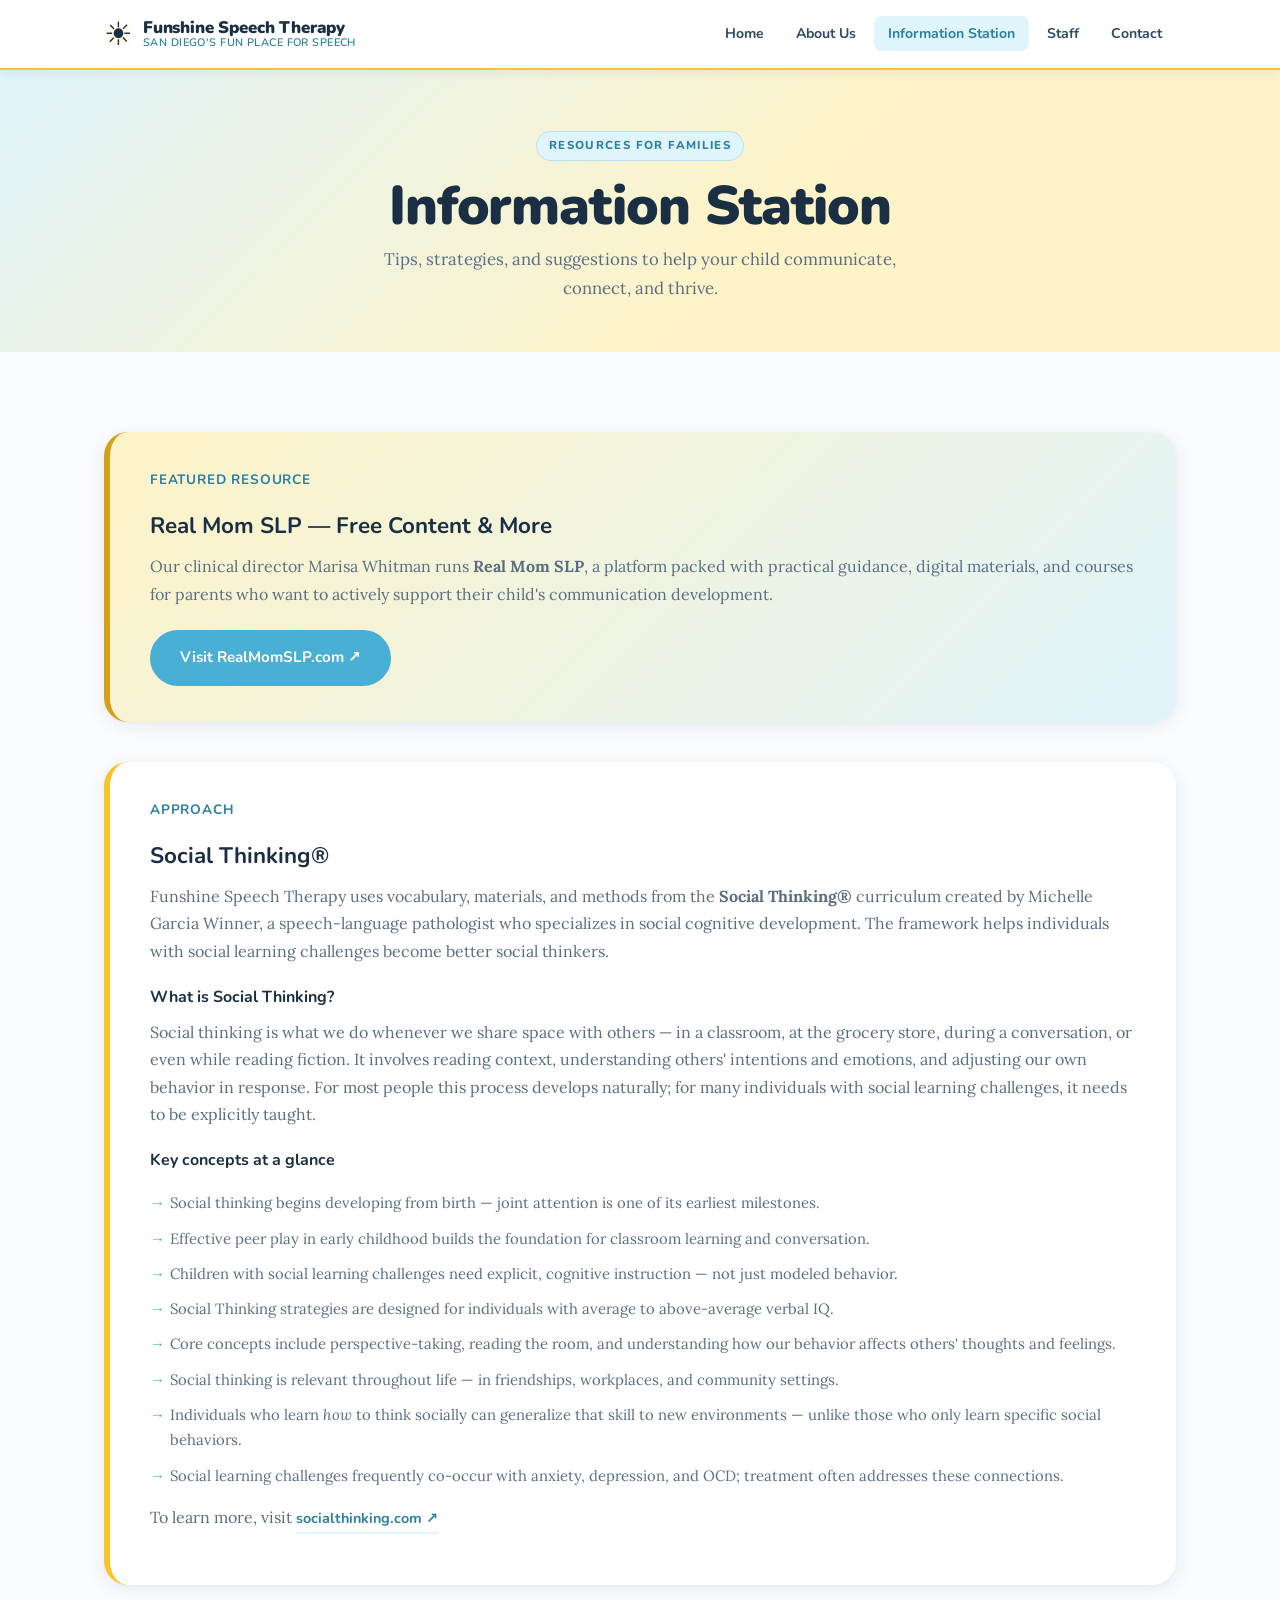
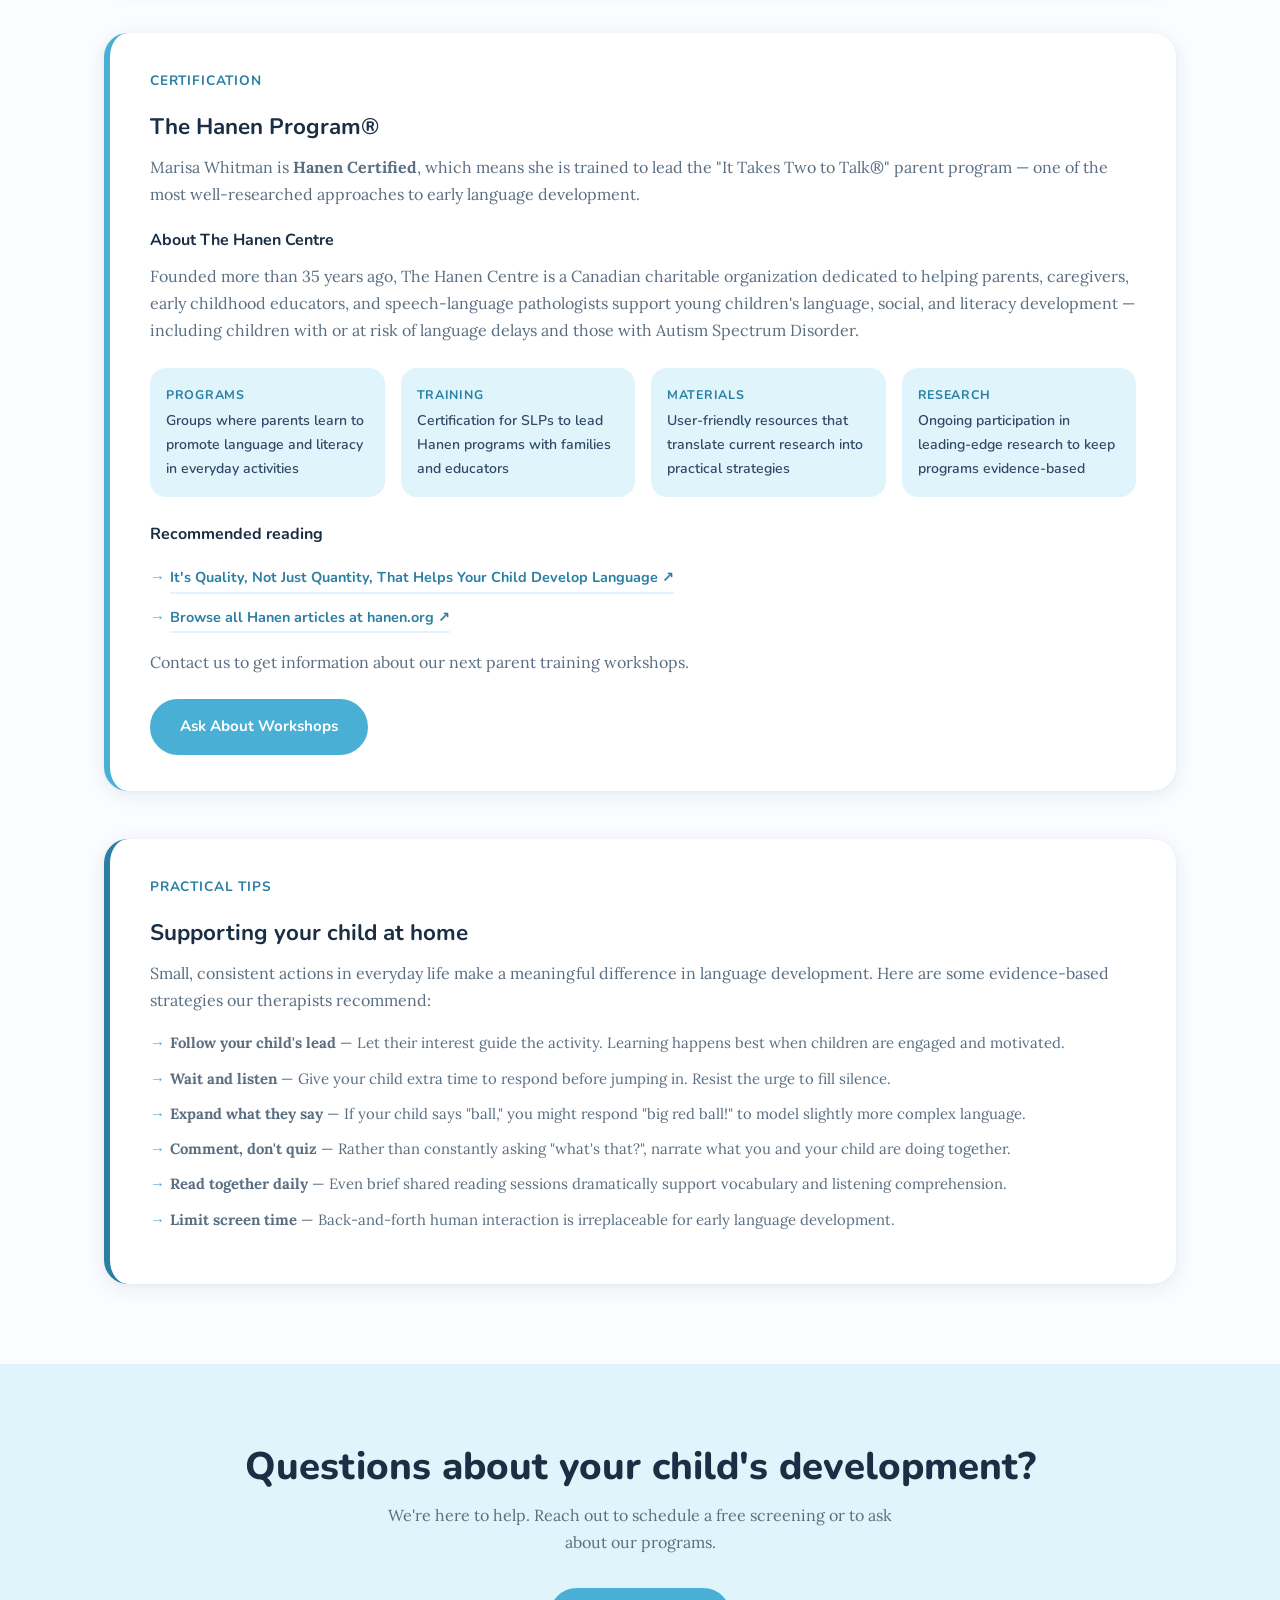
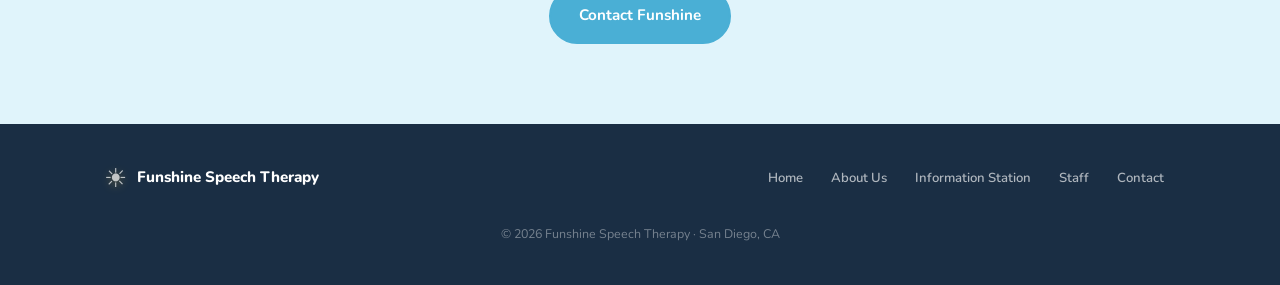
<file: information.html>
<!DOCTYPE html>
<html lang="en">
<head>
  <meta charset="UTF-8" />
  <meta name="viewport" content="width=device-width, initial-scale=1.0" />
  <meta name="description" content="Funshine Information Station — tips, strategies, and resources for parents. Social Thinking, Hanen programs, and speech therapy guidance." />
  <title>Information Station — Funshine Speech Therapy</title>
  <link rel="preconnect" href="https://fonts.googleapis.com" />
  <link rel="preconnect" href="https://fonts.gstatic.com" crossorigin />
  <link href="https://fonts.googleapis.com/css2?family=Nunito:wght@400;600;700;800;900&family=Lora:ital,wght@0,400;0,600;1,400&display=swap" rel="stylesheet" />
  <link rel="stylesheet" href="styles.css" />
</head>
<body>

  <header class="site-header" role="banner">
    <div class="header-inner">
      <a href="index.html" class="logo" aria-label="Funshine Speech Therapy — Home">
        <span class="logo-sun" aria-hidden="true">☀</span>
        <div class="logo-text">
          <span class="logo-name">Funshine Speech Therapy</span>
          <span class="logo-tagline">San Diego's Fun Place For Speech</span>
        </div>
      </a>
      <button class="nav-toggle" aria-label="Open menu" aria-expanded="false" aria-controls="main-nav">
        <span></span><span></span><span></span>
      </button>
      <nav id="main-nav" role="navigation" aria-label="Main navigation">
        <ul>
          <li><a href="index.html">Home</a></li>
          <li><a href="about.html">About Us</a></li>
          <li><a href="information.html" class="active">Information Station</a></li>
          <li><a href="staff.html">Staff</a></li>
          <li><a href="contact.html">Contact</a></li>
        </ul>
      </nav>
    </div>
  </header>

  <main>

    <section class="page-hero">
      <div class="container">
        <div class="section-label">Resources for Families</div>
        <h1>Information Station</h1>
        <p>Tips, strategies, and suggestions to help your child communicate, connect, and thrive.</p>
      </div>
    </section>

    <section class="section section-light" aria-label="Resources">
      <div class="container">

        <div class="info-block" style="margin-bottom:0; background:linear-gradient(135deg, var(--yellow-light), var(--sky-light)); border-left-color:var(--yellow-dark);">
          <div class="subtitle">Featured Resource</div>
          <h3>Real Mom SLP — Free Content &amp; More</h3>
          <p>Our clinical director Marisa Whitman runs <strong>Real Mom SLP</strong>, a platform packed with practical guidance, digital materials, and courses for parents who want to actively support their child's communication development.</p>
          <a href="https://www.realmomslp.com/" target="_blank" rel="noopener noreferrer" class="btn btn-primary" style="margin-top:8px;">Visit RealMomSLP.com ↗</a>
        </div>

        <div class="info-sections">

          <div class="info-block" aria-labelledby="social-thinking-heading">
            <div class="subtitle">Approach</div>
            <h3 id="social-thinking-heading">Social Thinking®</h3>
            <p>Funshine Speech Therapy uses vocabulary, materials, and methods from the <strong>Social Thinking®</strong> curriculum created by Michelle Garcia Winner, a speech-language pathologist who specializes in social cognitive development. The framework helps individuals with social learning challenges become better social thinkers.</p>
            <h4 style="font-family:var(--font-display);font-size:1rem;color:var(--navy);margin:1.2rem 0 .5rem;">What is Social Thinking?</h4>
            <p>Social thinking is what we do whenever we share space with others — in a classroom, at the grocery store, during a conversation, or even while reading fiction. It involves reading context, understanding others' intentions and emotions, and adjusting our own behavior in response. For most people this process develops naturally; for many individuals with social learning challenges, it needs to be explicitly taught.</p>
            <h4 style="font-family:var(--font-display);font-size:1rem;color:var(--navy);margin:1.2rem 0 .5rem;">Key concepts at a glance</h4>
            <ul class="fact-list">
              <li>Social thinking begins developing from birth — joint attention is one of its earliest milestones.</li>
              <li>Effective peer play in early childhood builds the foundation for classroom learning and conversation.</li>
              <li>Children with social learning challenges need explicit, cognitive instruction — not just modeled behavior.</li>
              <li>Social Thinking strategies are designed for individuals with average to above-average verbal IQ.</li>
              <li>Core concepts include perspective-taking, reading the room, and understanding how our behavior affects others' thoughts and feelings.</li>
              <li>Social thinking is relevant throughout life — in friendships, workplaces, and community settings.</li>
              <li>Individuals who learn <em>how</em> to think socially can generalize that skill to new environments — unlike those who only learn specific social behaviors.</li>
              <li>Social learning challenges frequently co-occur with anxiety, depression, and OCD; treatment often addresses these connections.</li>
            </ul>
            <p style="margin-top:1rem;">To learn more, visit <a href="https://www.socialthinking.com" target="_blank" rel="noopener noreferrer" class="external-link">socialthinking.com ↗</a></p>
          </div>

          <div class="info-block sky-border" aria-labelledby="hanen-heading">
            <div class="subtitle">Certification</div>
            <h3 id="hanen-heading">The Hanen Program®</h3>
            <p>Marisa Whitman is <strong>Hanen Certified</strong>, which means she is trained to lead the "It Takes Two to Talk®" parent program — one of the most well-researched approaches to early language development.</p>
            <h4 style="font-family:var(--font-display);font-size:1rem;color:var(--navy);margin:1.2rem 0 .5rem;">About The Hanen Centre</h4>
            <p>Founded more than 35 years ago, The Hanen Centre is a Canadian charitable organization dedicated to helping parents, caregivers, early childhood educators, and speech-language pathologists support young children's language, social, and literacy development — including children with or at risk of language delays and those with Autism Spectrum Disorder.</p>
            <div class="hanen-pillars">
              <div class="hanen-pillar"><strong>Programs</strong>Groups where parents learn to promote language and literacy in everyday activities</div>
              <div class="hanen-pillar"><strong>Training</strong>Certification for SLPs to lead Hanen programs with families and educators</div>
              <div class="hanen-pillar"><strong>Materials</strong>User-friendly resources that translate current research into practical strategies</div>
              <div class="hanen-pillar"><strong>Research</strong>Ongoing participation in leading-edge research to keep programs evidence-based</div>
            </div>
            <h4 style="font-family:var(--font-display);font-size:1rem;color:var(--navy);margin:1.2rem 0 .5rem;">Recommended reading</h4>
            <ul class="fact-list">
              <li><a href="http://www.hanen.org/Helpful-Info/Articles/Its-Quality-Not-Just-Quantity-That-Helps-Your-C.aspx" target="_blank" rel="noopener noreferrer" class="external-link">It's Quality, Not Just Quantity, That Helps Your Child Develop Language ↗</a></li>
              <li><a href="https://www.hanen.org" target="_blank" rel="noopener noreferrer" class="external-link">Browse all Hanen articles at hanen.org ↗</a></li>
            </ul>
            <p style="margin-top:1rem;">Contact us to get information about our next parent training workshops.</p>
            <a href="contact.html" class="btn btn-primary" style="margin-top:8px;">Ask About Workshops</a>
          </div>

          <div class="info-block" style="border-left-color:var(--sky-dark);" aria-labelledby="tips-heading">
            <div class="subtitle">Practical Tips</div>
            <h3 id="tips-heading">Supporting your child at home</h3>
            <p>Small, consistent actions in everyday life make a meaningful difference in language development. Here are some evidence-based strategies our therapists recommend:</p>
            <ul class="fact-list">
              <li><strong>Follow your child's lead</strong> — Let their interest guide the activity. Learning happens best when children are engaged and motivated.</li>
              <li><strong>Wait and listen</strong> — Give your child extra time to respond before jumping in. Resist the urge to fill silence.</li>
              <li><strong>Expand what they say</strong> — If your child says "ball," you might respond "big red ball!" to model slightly more complex language.</li>
              <li><strong>Comment, don't quiz</strong> — Rather than constantly asking "what's that?", narrate what you and your child are doing together.</li>
              <li><strong>Read together daily</strong> — Even brief shared reading sessions dramatically support vocabulary and listening comprehension.</li>
              <li><strong>Limit screen time</strong> — Back-and-forth human interaction is irreplaceable for early language development.</li>
            </ul>
          </div>

        </div>
      </div>
    </section>

    <section class="section section-contact" aria-labelledby="info-cta-heading">
      <div class="container centered">
        <h2 id="info-cta-heading">Questions about your child's development?</h2>
        <p>We're here to help. Reach out to schedule a free screening or to ask about our programs.</p>
        <a href="contact.html" class="btn btn-primary">Contact Funshine</a>
      </div>
    </section>

  </main>

  <footer class="site-footer" role="contentinfo">
    <div class="footer-inner">
      <div class="footer-brand">
        <span class="logo-sun" aria-hidden="true">☀</span>
        <span class="footer-name">Funshine Speech Therapy</span>
      </div>
      <nav aria-label="Footer navigation">
        <ul class="footer-links">
          <li><a href="index.html">Home</a></li>
          <li><a href="about.html">About Us</a></li>
          <li><a href="information.html">Information Station</a></li>
          <li><a href="staff.html">Staff</a></li>
          <li><a href="contact.html">Contact</a></li>
        </ul>
      </nav>
      <p class="footer-copy">© 2026 Funshine Speech Therapy · San Diego, CA</p>
    </div>
  </footer>

  <script>
// ── Mobile nav toggle ──────────────────────────────────────
const toggle = document.querySelector('.nav-toggle');
const nav    = document.getElementById('main-nav');

if (toggle && nav) {
  toggle.addEventListener('click', () => {
    const open = nav.classList.toggle('open');
    toggle.setAttribute('aria-expanded', String(open));
    toggle.setAttribute('aria-label', open ? 'Close menu' : 'Open menu');
  });

  // Close nav when a link is clicked
  nav.querySelectorAll('a').forEach(link => {
    link.addEventListener('click', () => {
      nav.classList.remove('open');
      toggle.setAttribute('aria-expanded', 'false');
      toggle.setAttribute('aria-label', 'Open menu');
    });
  });

  // Close nav on outside click
  document.addEventListener('click', (e) => {
    if (!nav.contains(e.target) && !toggle.contains(e.target)) {
      nav.classList.remove('open');
      toggle.setAttribute('aria-expanded', 'false');
    }
  });
}

// ── Hamburger animation ────────────────────────────────────
if (toggle) {
  toggle.addEventListener('click', () => {
    toggle.classList.toggle('is-open');
  });
}

// ── Contact form demo ──────────────────────────────────────
function submitForm() {
  const name  = document.getElementById('contact-name');
  const email = document.getElementById('contact-email');

  if (!name || !email) return;

  if (!name.value.trim()) {
    name.focus();
    name.style.borderColor = 'var(--yellow-dark)';
    return;
  }
  if (!email.value.trim() || !email.value.includes('@')) {
    email.focus();
    email.style.borderColor = 'var(--yellow-dark)';
    return;
  }

  const form    = document.getElementById('contact-form');
  const success = document.getElementById('form-success');
  if (form && success) {
    form.style.display    = 'none';
    success.style.display = 'block';
  }
}

// ── Scroll-reveal (subtle) ─────────────────────────────────
if (!window.matchMedia('(prefers-reduced-motion: reduce)').matches) {
  const revealEls = document.querySelectorAll(
    '.condition-card, .pillar, .staff-card, .info-block, .contact-item'
  );

  const observer = new IntersectionObserver((entries) => {
    entries.forEach(entry => {
      if (entry.isIntersecting) {
        entry.target.style.opacity   = '1';
        entry.target.style.transform = 'translateY(0)';
        observer.unobserve(entry.target);
      }
    });
  }, { threshold: 0.1, rootMargin: '0px 0px -40px 0px' });

  revealEls.forEach(el => {
    el.style.opacity   = '0';
    el.style.transform = 'translateY(20px)';
    el.style.transition = 'opacity 0.45s ease, transform 0.45s ease';
    observer.observe(el);
  });
}

// ── Active nav link highlight ──────────────────────────────
(function highlightCurrentPage() {
  const current = window.location.pathname.split('/').pop() || 'index.html';
  document.querySelectorAll('#main-nav a').forEach(link => {
    const href = link.getAttribute('href');
    if (href === current) {
      link.classList.add('active');
    } else {
      link.classList.remove('active');
    }
  });
})();

  </script>
</body>
</html>
</file>
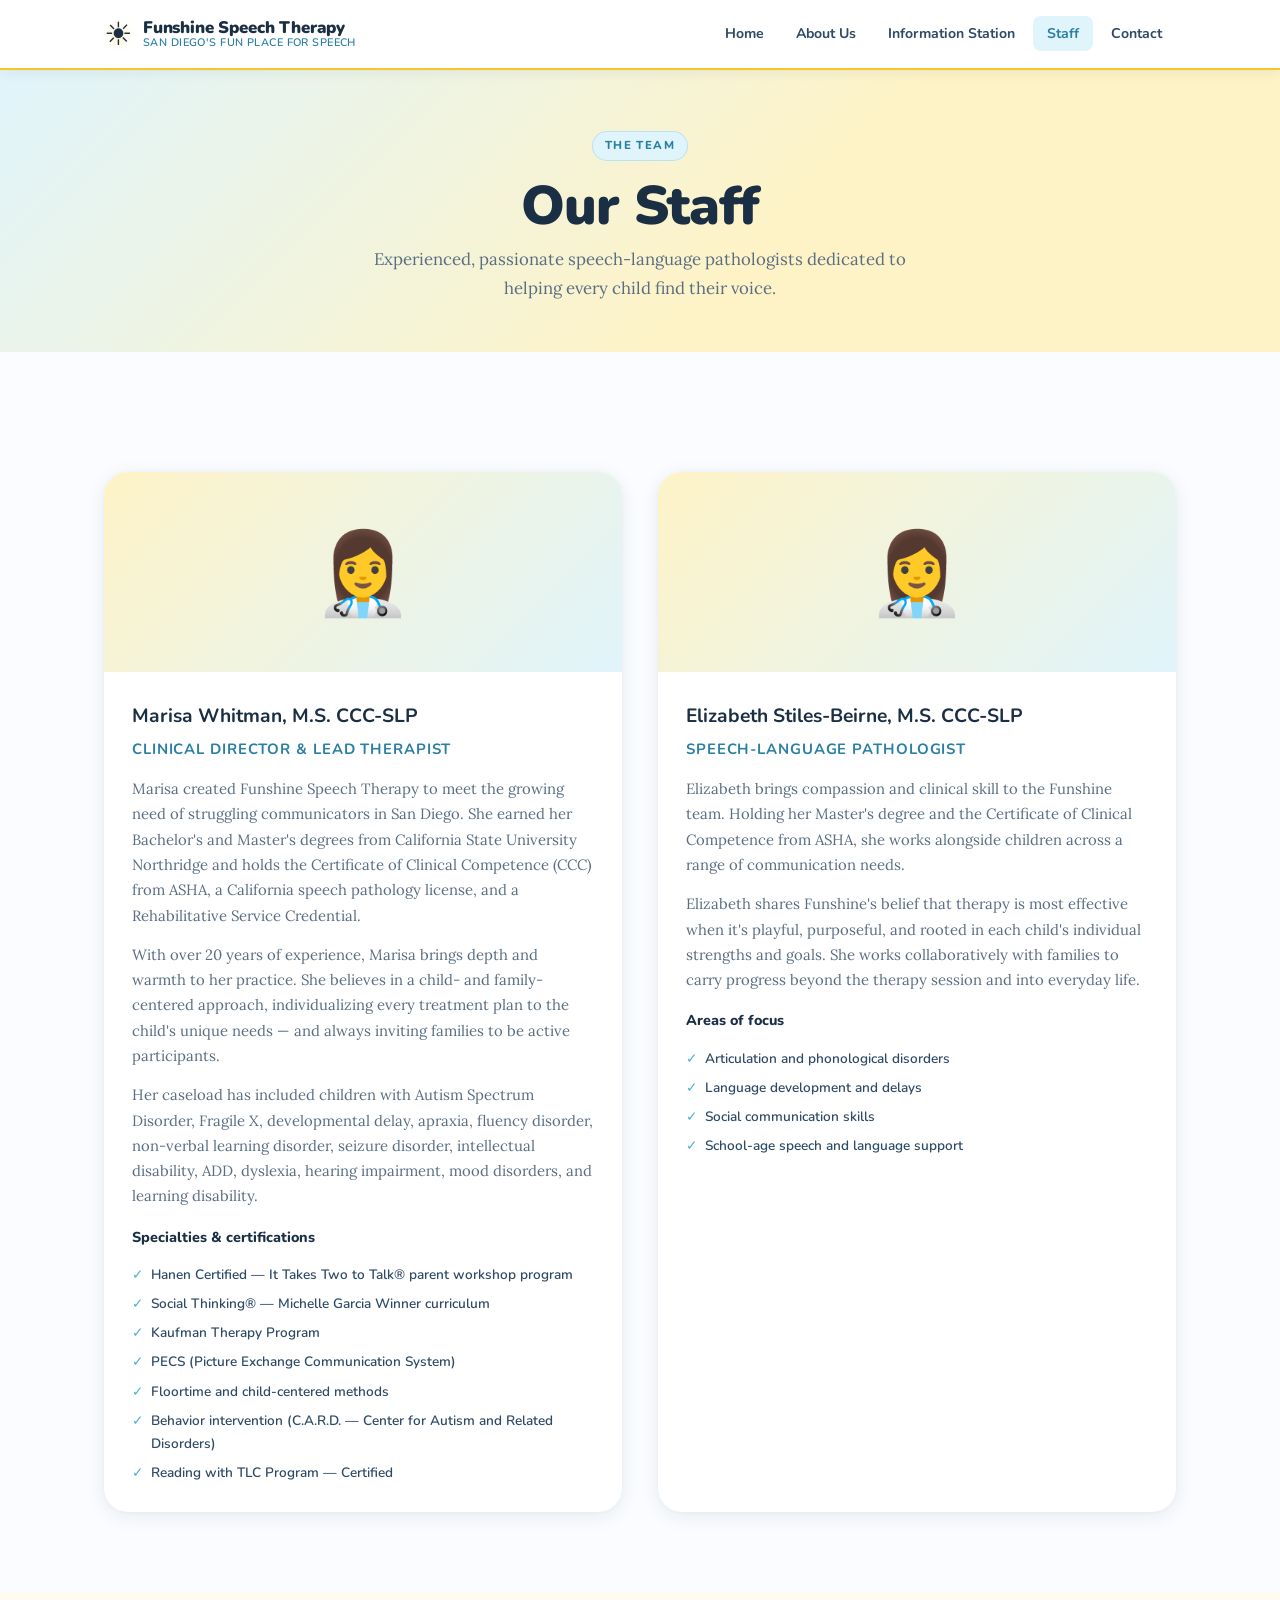
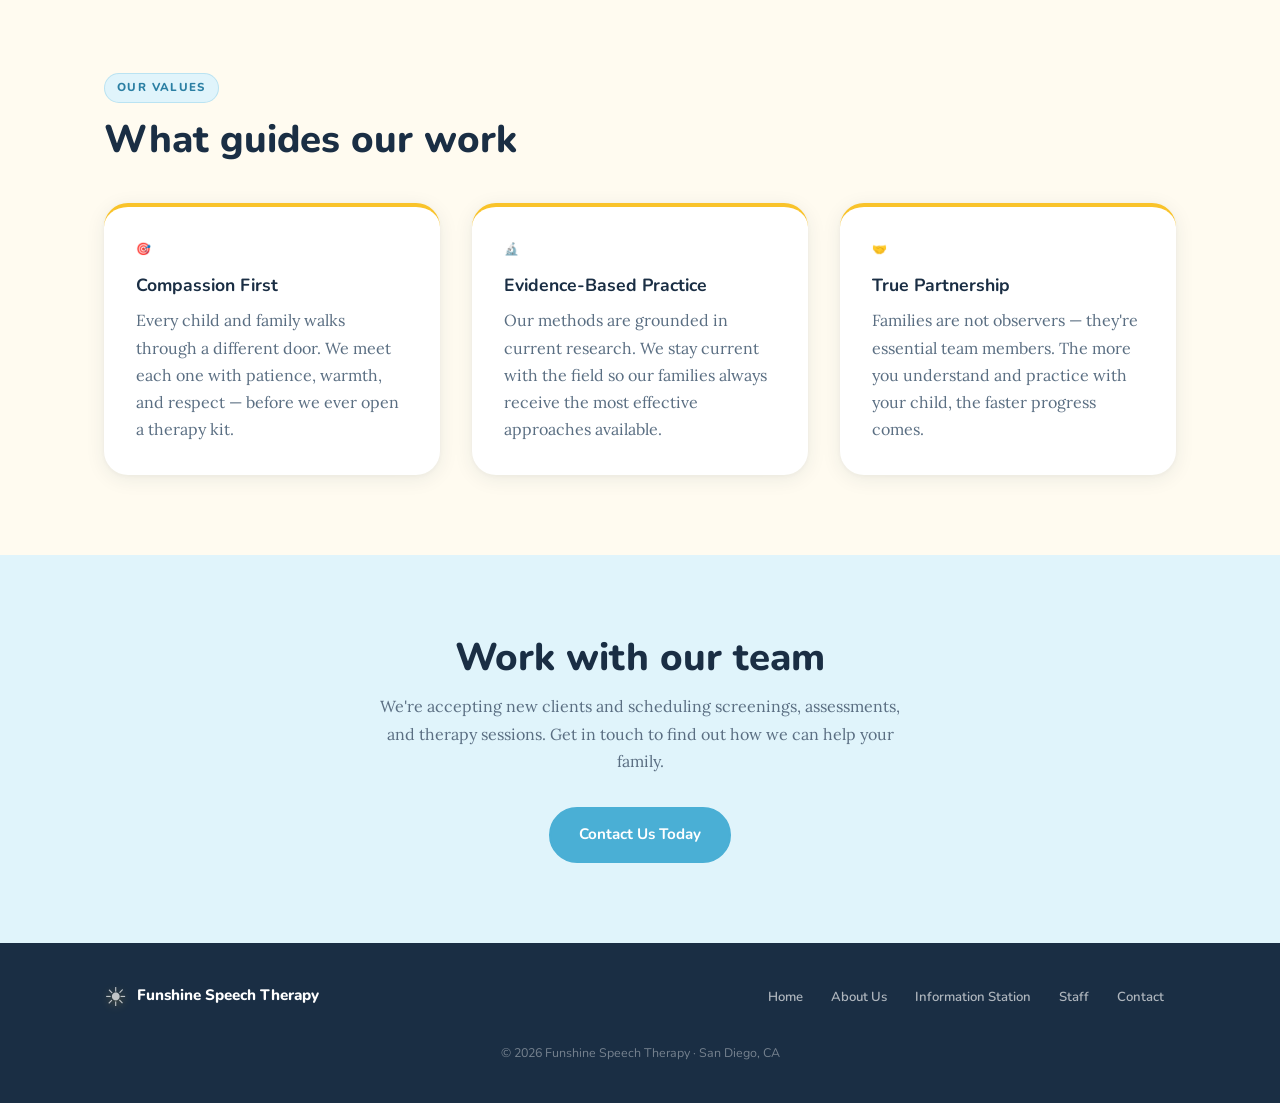
<file: staff.html>
<!DOCTYPE html>
<html lang="en">
<head>
  <meta charset="UTF-8" />
  <meta name="viewport" content="width=device-width, initial-scale=1.0" />
  <meta name="description" content="Meet the Funshine Speech Therapy team — Marisa Whitman M.S. CCC-SLP and Elizabeth Stiles-Beirne M.S. CCC-SLP, experienced San Diego speech-language pathologists." />
  <title>Our Staff — Funshine Speech Therapy</title>
  <link rel="preconnect" href="https://fonts.googleapis.com" />
  <link rel="preconnect" href="https://fonts.gstatic.com" crossorigin />
  <link href="https://fonts.googleapis.com/css2?family=Nunito:wght@400;600;700;800;900&family=Lora:ital,wght@0,400;0,600;1,400&display=swap" rel="stylesheet" />
  <link rel="stylesheet" href="styles.css" />
</head>
<body>

  <header class="site-header" role="banner">
    <div class="header-inner">
      <a href="index.html" class="logo" aria-label="Funshine Speech Therapy — Home">
        <span class="logo-sun" aria-hidden="true">☀</span>
        <div class="logo-text">
          <span class="logo-name">Funshine Speech Therapy</span>
          <span class="logo-tagline">San Diego's Fun Place For Speech</span>
        </div>
      </a>
      <button class="nav-toggle" aria-label="Open menu" aria-expanded="false" aria-controls="main-nav">
        <span></span><span></span><span></span>
      </button>
      <nav id="main-nav" role="navigation" aria-label="Main navigation">
        <ul>
          <li><a href="index.html">Home</a></li>
          <li><a href="about.html">About Us</a></li>
          <li><a href="information.html">Information Station</a></li>
          <li><a href="staff.html" class="active">Staff</a></li>
          <li><a href="contact.html">Contact</a></li>
        </ul>
      </nav>
    </div>
  </header>

  <main>

    <section class="page-hero">
      <div class="container">
        <div class="section-label">The Team</div>
        <h1>Our Staff</h1>
        <p>Experienced, passionate speech-language pathologists dedicated to helping every child find their voice.</p>
      </div>
    </section>

    <section class="section section-light" aria-labelledby="staff-section-heading">
      <div class="container">
        <h2 id="staff-section-heading" style="clip:rect(0 0 0 0);clip-path:inset(50%);height:1px;overflow:hidden;position:absolute;white-space:nowrap;width:1px;">Staff Members</h2>
        <div class="staff-grid">

          <article class="staff-card" aria-labelledby="marisa-name">
            <div class="staff-card-avatar" aria-hidden="true">👩‍⚕️</div>
            <div class="staff-card-body">
              <h3 id="marisa-name">Marisa Whitman, M.S. CCC-SLP</h3>
              <p class="staff-title">Clinical Director &amp; Lead Therapist</p>
              <p>Marisa created Funshine Speech Therapy to meet the growing need of struggling communicators in San Diego. She earned her Bachelor's and Master's degrees from California State University Northridge and holds the Certificate of Clinical Competence (CCC) from ASHA, a California speech pathology license, and a Rehabilitative Service Credential.</p>
              <p>With over 20 years of experience, Marisa brings depth and warmth to her practice. She believes in a child- and family-centered approach, individualizing every treatment plan to the child's unique needs — and always inviting families to be active participants.</p>
              <p>Her caseload has included children with Autism Spectrum Disorder, Fragile X, developmental delay, apraxia, fluency disorder, non-verbal learning disorder, seizure disorder, intellectual disability, ADD, dyslexia, hearing impairment, mood disorders, and learning disability.</p>
              <h4 style="font-family:var(--font-display);font-size:.9rem;font-weight:800;color:var(--navy);margin:1rem 0 .5rem;">Specialties &amp; certifications</h4>
              <ul class="expertise-list">
                <li>Hanen Certified — It Takes Two to Talk® parent workshop program</li>
                <li>Social Thinking® — Michelle Garcia Winner curriculum</li>
                <li>Kaufman Therapy Program</li>
                <li>PECS (Picture Exchange Communication System)</li>
                <li>Floortime and child-centered methods</li>
                <li>Behavior intervention (C.A.R.D. — Center for Autism and Related Disorders)</li>
                <li>Reading with TLC Program — Certified</li>
              </ul>
            </div>
          </article>

          <article class="staff-card" aria-labelledby="liz-name">
            <div class="staff-card-avatar" aria-hidden="true">👩‍⚕️</div>
            <div class="staff-card-body">
              <h3 id="liz-name">Elizabeth Stiles-Beirne, M.S. CCC-SLP</h3>
              <p class="staff-title">Speech-Language Pathologist</p>
              <p>Elizabeth brings compassion and clinical skill to the Funshine team. Holding her Master's degree and the Certificate of Clinical Competence from ASHA, she works alongside children across a range of communication needs.</p>
              <p>Elizabeth shares Funshine's belief that therapy is most effective when it's playful, purposeful, and rooted in each child's individual strengths and goals. She works collaboratively with families to carry progress beyond the therapy session and into everyday life.</p>
              <h4 style="font-family:var(--font-display);font-size:.9rem;font-weight:800;color:var(--navy);margin:1rem 0 .5rem;">Areas of focus</h4>
              <ul class="expertise-list">
                <li>Articulation and phonological disorders</li>
                <li>Language development and delays</li>
                <li>Social communication skills</li>
                <li>School-age speech and language support</li>
              </ul>
            </div>
          </article>

        </div>
      </div>
    </section>

    <section class="section section-warm" aria-labelledby="values-heading">
      <div class="container">
        <div class="section-label">Our Values</div>
        <h2 id="values-heading">What guides our work</h2>
        <div class="pillars">
          <div class="pillar">
            <div class="pillar-num">🎯</div>
            <h3>Compassion First</h3>
            <p>Every child and family walks through a different door. We meet each one with patience, warmth, and respect — before we ever open a therapy kit.</p>
          </div>
          <div class="pillar">
            <div class="pillar-num">🔬</div>
            <h3>Evidence-Based Practice</h3>
            <p>Our methods are grounded in current research. We stay current with the field so our families always receive the most effective approaches available.</p>
          </div>
          <div class="pillar">
            <div class="pillar-num">🤝</div>
            <h3>True Partnership</h3>
            <p>Families are not observers — they're essential team members. The more you understand and practice with your child, the faster progress comes.</p>
          </div>
        </div>
      </div>
    </section>

    <section class="section section-contact" aria-labelledby="staff-cta-heading">
      <div class="container centered">
        <h2 id="staff-cta-heading">Work with our team</h2>
        <p>We're accepting new clients and scheduling screenings, assessments, and therapy sessions. Get in touch to find out how we can help your family.</p>
        <a href="contact.html" class="btn btn-primary">Contact Us Today</a>
      </div>
    </section>

  </main>

  <footer class="site-footer" role="contentinfo">
    <div class="footer-inner">
      <div class="footer-brand">
        <span class="logo-sun" aria-hidden="true">☀</span>
        <span class="footer-name">Funshine Speech Therapy</span>
      </div>
      <nav aria-label="Footer navigation">
        <ul class="footer-links">
          <li><a href="index.html">Home</a></li>
          <li><a href="about.html">About Us</a></li>
          <li><a href="information.html">Information Station</a></li>
          <li><a href="staff.html">Staff</a></li>
          <li><a href="contact.html">Contact</a></li>
        </ul>
      </nav>
      <p class="footer-copy">© 2026 Funshine Speech Therapy · San Diego, CA</p>
    </div>
  </footer>

  <script>
// ── Mobile nav toggle ──────────────────────────────────────
const toggle = document.querySelector('.nav-toggle');
const nav    = document.getElementById('main-nav');

if (toggle && nav) {
  toggle.addEventListener('click', () => {
    const open = nav.classList.toggle('open');
    toggle.setAttribute('aria-expanded', String(open));
    toggle.setAttribute('aria-label', open ? 'Close menu' : 'Open menu');
  });

  // Close nav when a link is clicked
  nav.querySelectorAll('a').forEach(link => {
    link.addEventListener('click', () => {
      nav.classList.remove('open');
      toggle.setAttribute('aria-expanded', 'false');
      toggle.setAttribute('aria-label', 'Open menu');
    });
  });

  // Close nav on outside click
  document.addEventListener('click', (e) => {
    if (!nav.contains(e.target) && !toggle.contains(e.target)) {
      nav.classList.remove('open');
      toggle.setAttribute('aria-expanded', 'false');
    }
  });
}

// ── Hamburger animation ────────────────────────────────────
if (toggle) {
  toggle.addEventListener('click', () => {
    toggle.classList.toggle('is-open');
  });
}

// ── Contact form demo ──────────────────────────────────────
function submitForm() {
  const name  = document.getElementById('contact-name');
  const email = document.getElementById('contact-email');

  if (!name || !email) return;

  if (!name.value.trim()) {
    name.focus();
    name.style.borderColor = 'var(--yellow-dark)';
    return;
  }
  if (!email.value.trim() || !email.value.includes('@')) {
    email.focus();
    email.style.borderColor = 'var(--yellow-dark)';
    return;
  }

  const form    = document.getElementById('contact-form');
  const success = document.getElementById('form-success');
  if (form && success) {
    form.style.display    = 'none';
    success.style.display = 'block';
  }
}

// ── Scroll-reveal (subtle) ─────────────────────────────────
if (!window.matchMedia('(prefers-reduced-motion: reduce)').matches) {
  const revealEls = document.querySelectorAll(
    '.condition-card, .pillar, .staff-card, .info-block, .contact-item'
  );

  const observer = new IntersectionObserver((entries) => {
    entries.forEach(entry => {
      if (entry.isIntersecting) {
        entry.target.style.opacity   = '1';
        entry.target.style.transform = 'translateY(0)';
        observer.unobserve(entry.target);
      }
    });
  }, { threshold: 0.1, rootMargin: '0px 0px -40px 0px' });

  revealEls.forEach(el => {
    el.style.opacity   = '0';
    el.style.transform = 'translateY(20px)';
    el.style.transition = 'opacity 0.45s ease, transform 0.45s ease';
    observer.observe(el);
  });
}

// ── Active nav link highlight ──────────────────────────────
(function highlightCurrentPage() {
  const current = window.location.pathname.split('/').pop() || 'index.html';
  document.querySelectorAll('#main-nav a').forEach(link => {
    const href = link.getAttribute('href');
    if (href === current) {
      link.classList.add('active');
    } else {
      link.classList.remove('active');
    }
  });
})();

  </script>
</body>
</html>
</file>
<file: styles.css>
/* ============================================================
   FUNSHINE SPEECH THERAPY — Design System
   Palette: Sunflower yellow, sky blue, soft white, deep navy
   Type: Nunito (friendly rounded sans) + Lora (warm serif)
   ============================================================ */

:root {
  /* Colors */
  --yellow:       #F9C32A;
  --yellow-light: #FEF3C7;
  --yellow-dark:  #D4A017;
  --sky:          #4AAFD5;
  --sky-light:    #E0F4FB;
  --sky-dark:     #2B7FA3;
  --navy:         #1A2E44;
  --navy-mid:     #2E4A66;
  --white:        #FFFFFF;
  --off-white:    #FAFCFF;
  --warm-cream:   #FFFBF0;
  --gray-100:     #F5F7FA;
  --gray-200:     #E8EDF4;
  --gray-500:     #7A8A9B;
  --gray-700:     #4A5568;
  --text:         #1A2E44;
  --text-muted:   #5A6E82;

  /* Type */
  --font-display: 'Nunito', system-ui, sans-serif;
  --font-body:    'Lora', Georgia, serif;
  --font-ui:      'Nunito', system-ui, sans-serif;

  /* Scale */
  --radius-sm:   8px;
  --radius-md:   16px;
  --radius-lg:   24px;
  --radius-pill: 999px;
  --shadow-card: 0 4px 20px rgba(26,46,68,.08), 0 1px 4px rgba(26,46,68,.04);
  --shadow-lift: 0 12px 36px rgba(26,46,68,.14);
  --transition:  0.2s ease;
}

*, *::before, *::after { box-sizing: border-box; margin: 0; padding: 0; }

html { scroll-behavior: smooth; }

body {
  font-family: var(--font-body);
  color: var(--text);
  background: var(--white);
  line-height: 1.7;
  font-size: 1rem;
  -webkit-font-smoothing: antialiased;
}

img { max-width: 100%; display: block; }
a { color: inherit; text-decoration: none; }

/* ── Typography ─────────────────────────────────────────── */

h1, h2, h3, h4, h5, .logo-name, .btn, nav, .section-label, .pillar-num {
  font-family: var(--font-display);
}

h1 {
  font-size: clamp(2.2rem, 5vw, 3.4rem);
  font-weight: 900;
  line-height: 1.15;
  letter-spacing: -0.02em;
  color: var(--navy);
}

h1 em {
  font-style: normal;
  color: var(--yellow-dark);
}

h2 {
  font-size: clamp(1.7rem, 3.5vw, 2.4rem);
  font-weight: 800;
  line-height: 1.2;
  color: var(--navy);
  margin-bottom: .75rem;
}

h3 {
  font-size: 1.1rem;
  font-weight: 700;
  color: var(--navy);
  margin-bottom: .4rem;
}

p { color: var(--text-muted); }

/* ── Layout helpers ─────────────────────────────────────── */

.container {
  max-width: 1120px;
  margin: 0 auto;
  padding: 0 24px;
}

.centered { text-align: center; }

.section {
  padding: 80px 0;
}

.section-light  { background: var(--off-white); }
.section-warm   { background: var(--warm-cream); }
.section-sunshine { background: linear-gradient(135deg, var(--yellow) 0%, #F5A623 100%); }
.section-contact { background: var(--sky-light); }

.section-label {
  display: inline-block;
  font-size: .72rem;
  font-weight: 800;
  letter-spacing: .12em;
  text-transform: uppercase;
  color: var(--sky-dark);
  background: var(--sky-light);
  border: 1.5px solid rgba(74,175,213,.25);
  padding: 4px 12px;
  border-radius: var(--radius-pill);
  margin-bottom: 14px;
}

.section-label.light {
  color: var(--navy);
  background: rgba(255,255,255,.35);
  border-color: rgba(255,255,255,.5);
}

.section-intro {
  font-size: 1.1rem;
  max-width: 620px;
  color: var(--text-muted);
  margin: 0 auto 2.5rem;
}

.section-intro.light-text { color: rgba(26,46,68,.7); }

.section-cta-note {
  font-size: .95rem;
  margin-bottom: 1.5rem;
  color: var(--text-muted);
}

/* ── Buttons ────────────────────────────────────────────── */

.btn {
  display: inline-flex;
  align-items: center;
  gap: 6px;
  padding: 13px 28px;
  border-radius: var(--radius-pill);
  font-size: .95rem;
  font-weight: 700;
  cursor: pointer;
  transition: transform var(--transition), box-shadow var(--transition), background var(--transition);
  border: 2.5px solid transparent;
  white-space: nowrap;
}

.btn:focus-visible {
  outline: 3px solid var(--yellow);
  outline-offset: 3px;
}

.btn-primary {
  background: var(--sky);
  color: var(--white);
  border-color: var(--sky);
}
.btn-primary:hover { background: var(--sky-dark); border-color: var(--sky-dark); transform: translateY(-2px); box-shadow: var(--shadow-lift); }

.btn-outline {
  background: transparent;
  color: var(--navy);
  border-color: var(--navy);
}
.btn-outline:hover { background: var(--navy); color: var(--white); transform: translateY(-2px); }

.btn-white {
  background: var(--white);
  color: var(--navy);
  border-color: var(--white);
  font-weight: 800;
}
.btn-white:hover { background: var(--yellow-light); transform: translateY(-2px); box-shadow: var(--shadow-lift); }

/* ── Header / Nav ───────────────────────────────────────── */

.site-header {
  position: sticky;
  top: 0;
  z-index: 100;
  background: var(--white);
  border-bottom: 2px solid var(--yellow);
  box-shadow: 0 2px 12px rgba(26,46,68,.07);
}

.header-inner {
  max-width: 1120px;
  margin: 0 auto;
  padding: 0 24px;
  height: 68px;
  display: flex;
  align-items: center;
  justify-content: space-between;
  gap: 24px;
}

.logo {
  display: flex;
  align-items: center;
  gap: 10px;
  text-decoration: none;
  flex-shrink: 0;
}

.logo-sun {
  font-size: 2rem;
  line-height: 1;
  filter: drop-shadow(0 2px 4px rgba(249,195,42,.4));
}

.logo-text { display: flex; flex-direction: column; line-height: 1.1; }

.logo-name {
  font-size: 1.05rem;
  font-weight: 900;
  color: var(--navy);
  letter-spacing: -.01em;
}

.logo-tagline {
  font-family: var(--font-ui);
  font-size: .68rem;
  font-weight: 600;
  color: var(--sky-dark);
  letter-spacing: .04em;
  text-transform: uppercase;
}

#main-nav ul {
  list-style: none;
  display: flex;
  align-items: center;
  gap: 4px;
}

#main-nav a {
  font-family: var(--font-display);
  font-size: .88rem;
  font-weight: 700;
  color: var(--navy-mid);
  padding: 8px 14px;
  border-radius: var(--radius-sm);
  transition: color var(--transition), background var(--transition);
}

#main-nav a:hover,
#main-nav a.active {
  color: var(--sky-dark);
  background: var(--sky-light);
}

.nav-toggle {
  display: none;
  flex-direction: column;
  gap: 5px;
  background: none;
  border: none;
  cursor: pointer;
  padding: 8px;
  border-radius: var(--radius-sm);
}
.nav-toggle span {
  display: block;
  width: 24px;
  height: 2.5px;
  background: var(--navy);
  border-radius: 2px;
  transition: transform .2s, opacity .2s;
}

/* ── Hero ───────────────────────────────────────────────── */

.hero {
  background: linear-gradient(135deg, var(--sky-light) 0%, var(--yellow-light) 100%);
  padding: 80px 0 60px;
  display: grid;
  grid-template-columns: 1fr 1fr;
  align-items: center;
  gap: 40px;
  max-width: 1120px;
  margin: 0 auto;
  padding-left: 24px;
  padding-right: 24px;
}

.hero-eyebrow {
  font-family: var(--font-display);
  font-size: .8rem;
  font-weight: 700;
  letter-spacing: .1em;
  text-transform: uppercase;
  color: var(--sky-dark);
  margin-bottom: 16px;
}

.hero-content h1 { margin-bottom: 18px; }

.hero-sub {
  font-size: 1.1rem;
  color: var(--text-muted);
  max-width: 500px;
  margin-bottom: 32px;
}

.hero-cta { display: flex; gap: 12px; flex-wrap: wrap; }

.hero-visual {
  display: flex;
  justify-content: center;
  align-items: center;
}

.hero-blob {
  position: relative;
  width: 300px;
  height: 300px;
  background: radial-gradient(circle at 40% 40%, var(--yellow) 0%, #F5A623 100%);
  border-radius: 60% 40% 55% 45% / 50% 60% 40% 55%;
  display: flex;
  align-items: center;
  justify-content: center;
  box-shadow: 0 20px 60px rgba(249,195,42,.35);
}

.blob-icon { font-size: 5rem; }

.floating-badge {
  position: absolute;
  background: var(--white);
  border-radius: var(--radius-pill);
  padding: 8px 14px;
  font-family: var(--font-display);
  font-size: .78rem;
  font-weight: 700;
  color: var(--navy);
  box-shadow: var(--shadow-card);
  white-space: nowrap;
}
.badge-1 { top: 10px; right: -30px; }
.badge-2 { bottom: 30px; right: -40px; }
.badge-3 { bottom: -10px; left: -20px; }

/* ── Conditions Grid ────────────────────────────────────── */

.conditions-grid {
  display: grid;
  grid-template-columns: repeat(3, 1fr);
  gap: 20px;
  margin: 2rem 0;
}

.condition-card {
  background: var(--white);
  border: 1.5px solid var(--gray-200);
  border-radius: var(--radius-md);
  padding: 24px;
  transition: transform var(--transition), box-shadow var(--transition);
}
.condition-card:hover { transform: translateY(-4px); box-shadow: var(--shadow-lift); }

.condition-icon { font-size: 1.8rem; display: block; margin-bottom: 10px; }

/* ── Pillars ────────────────────────────────────────────── */

.pillars {
  display: grid;
  grid-template-columns: repeat(3, 1fr);
  gap: 32px;
  margin-top: 2.5rem;
}

.pillar {
  padding: 32px;
  background: var(--white);
  border-radius: var(--radius-lg);
  box-shadow: var(--shadow-card);
  border-top: 4px solid var(--yellow);
}

.pillar-num {
  font-size: .75rem;
  font-weight: 900;
  letter-spacing: .15em;
  color: var(--yellow-dark);
  margin-bottom: 12px;
}

/* ── Two-col section ────────────────────────────────────── */

.two-col {
  display: grid;
  grid-template-columns: 1fr 1fr;
  align-items: center;
  gap: 60px;
}

.resource-list {
  list-style: none;
  display: flex;
  flex-direction: column;
  gap: 10px;
  margin: 1.5rem 0 2rem;
}
.resource-list li {
  font-family: var(--font-display);
  font-size: .95rem;
  font-weight: 600;
  color: var(--navy-mid);
}

.info-card-stack {
  position: relative;
  height: 260px;
}
.info-card {
  position: absolute;
  background: var(--white);
  border-radius: var(--radius-md);
  padding: 18px 22px;
  display: flex;
  align-items: center;
  gap: 12px;
  box-shadow: var(--shadow-card);
  font-family: var(--font-display);
  font-weight: 700;
  font-size: .9rem;
  color: var(--navy);
  border-left: 4px solid var(--yellow);
}
.info-card span { font-size: 1.4rem; }
.ic1 { top: 0; left: 0; width: 85%; }
.ic2 { top: 80px; right: 0; width: 85%; border-left-color: var(--sky); }
.ic3 { top: 160px; left: 20px; width: 85%; border-left-color: var(--yellow-dark); }

/* ── Connect program ────────────────────────────────────── */

.section-sunshine h2 { color: var(--navy); }

.program-options {
  display: flex;
  flex-wrap: wrap;
  gap: 12px;
  justify-content: center;
  margin: 2rem 0 2.5rem;
}

.program-option {
  background: rgba(255,255,255,.4);
  border: 2px solid rgba(255,255,255,.7);
  border-radius: var(--radius-pill);
  padding: 10px 22px;
  font-family: var(--font-display);
  font-size: .88rem;
  font-weight: 700;
  color: var(--navy);
  backdrop-filter: blur(4px);
}

/* ── Contact strip ──────────────────────────────────────── */

.section-contact h2 { color: var(--navy); }
.section-contact p { color: var(--text-muted); max-width: 520px; margin: .75rem auto 2rem; }

/* ── Footer ─────────────────────────────────────────────── */

.site-footer {
  background: var(--navy);
  color: rgba(255,255,255,.7);
  padding: 40px 0;
}

.footer-inner {
  max-width: 1120px;
  margin: 0 auto;
  padding: 0 24px;
  display: flex;
  flex-wrap: wrap;
  align-items: center;
  gap: 24px;
  justify-content: space-between;
}

.footer-brand {
  display: flex;
  align-items: center;
  gap: 10px;
}
.footer-brand .logo-sun { font-size: 1.6rem; }
.footer-name {
  font-family: var(--font-display);
  font-weight: 800;
  font-size: .95rem;
  color: var(--white);
}

.footer-links {
  list-style: none;
  display: flex;
  flex-wrap: wrap;
  gap: 4px;
}
.footer-links a {
  font-family: var(--font-display);
  font-size: .82rem;
  font-weight: 600;
  color: rgba(255,255,255,.65);
  padding: 6px 12px;
  border-radius: var(--radius-sm);
  transition: color var(--transition), background var(--transition);
}
.footer-links a:hover { color: var(--white); background: rgba(255,255,255,.1); }

.footer-copy {
  font-family: var(--font-display);
  font-size: .78rem;
  color: rgba(255,255,255,.4);
  width: 100%;
  text-align: center;
  margin-top: 8px;
}

/* ── Inner page hero ────────────────────────────────────── */

.page-hero {
  background: linear-gradient(135deg, var(--sky-light) 0%, var(--yellow-light) 60%);
  padding: 60px 0 50px;
  text-align: center;
}
.page-hero h1 { margin-bottom: .5rem; }
.page-hero p { max-width: 580px; margin: 0 auto; font-size: 1.05rem; }

/* ── Staff page ─────────────────────────────────────────── */

.staff-grid {
  display: grid;
  grid-template-columns: repeat(auto-fit, minmax(320px, 1fr));
  gap: 36px;
  margin-top: 2.5rem;
}

.staff-card {
  background: var(--white);
  border-radius: var(--radius-lg);
  box-shadow: var(--shadow-card);
  overflow: hidden;
  display: flex;
  flex-direction: column;
}

.staff-card-avatar {
  background: linear-gradient(135deg, var(--yellow-light), var(--sky-light));
  height: 200px;
  display: flex;
  align-items: center;
  justify-content: center;
  font-size: 5rem;
}

.staff-card-body { padding: 28px; }

.staff-card-body h3 {
  font-size: 1.2rem;
  color: var(--navy);
  margin-bottom: 4px;
}
.staff-title {
  font-family: var(--font-display);
  font-size: .82rem;
  font-weight: 700;
  color: var(--sky-dark);
  text-transform: uppercase;
  letter-spacing: .06em;
  margin-bottom: 14px;
}
.staff-card-body p { font-size: .93rem; margin-bottom: 14px; }

.expertise-list {
  list-style: none;
  display: flex;
  flex-direction: column;
  gap: 6px;
  margin-top: 14px;
}
.expertise-list li {
  font-family: var(--font-display);
  font-size: .85rem;
  font-weight: 600;
  color: var(--navy-mid);
  display: flex;
  align-items: flex-start;
  gap: 8px;
}
.expertise-list li::before { content: "✓"; color: var(--sky); font-weight: 800; }

/* ── Info Station ───────────────────────────────────────── */

.info-sections { display: flex; flex-direction: column; gap: 48px; margin-top: 2.5rem; }

.info-block {
  background: var(--white);
  border-radius: var(--radius-lg);
  box-shadow: var(--shadow-card);
  padding: 36px 40px;
  border-left: 6px solid var(--yellow);
}
.info-block.sky-border { border-left-color: var(--sky); }

.info-block h3 {
  font-size: 1.4rem;
  color: var(--navy);
  margin-bottom: .5rem;
}
.info-block .subtitle {
  font-family: var(--font-display);
  font-size: .85rem;
  font-weight: 700;
  color: var(--sky-dark);
  letter-spacing: .06em;
  text-transform: uppercase;
  margin-bottom: 16px;
}
.info-block p { margin-bottom: .9rem; }

.fact-list {
  list-style: none;
  display: flex;
  flex-direction: column;
  gap: 10px;
  margin: 1rem 0;
  padding-left: 0;
}
.fact-list li {
  font-size: .93rem;
  color: var(--text-muted);
  padding-left: 20px;
  position: relative;
}
.fact-list li::before {
  content: "→";
  position: absolute;
  left: 0;
  color: var(--sky);
  font-weight: 700;
}

.hanen-pillars {
  display: grid;
  grid-template-columns: repeat(auto-fit, minmax(200px, 1fr));
  gap: 16px;
  margin: 1.5rem 0;
}
.hanen-pillar {
  background: var(--sky-light);
  border-radius: var(--radius-md);
  padding: 16px;
  font-family: var(--font-display);
  font-size: .88rem;
  font-weight: 600;
  color: var(--navy-mid);
}
.hanen-pillar strong { display: block; color: var(--sky-dark); margin-bottom: 4px; font-size: .78rem; text-transform: uppercase; letter-spacing: .06em; }

.external-link {
  display: inline-flex;
  align-items: center;
  gap: 6px;
  font-family: var(--font-display);
  font-weight: 700;
  font-size: .9rem;
  color: var(--sky-dark);
  border-bottom: 2px solid var(--sky-light);
  padding-bottom: 2px;
  transition: border-color var(--transition), color var(--transition);
}
.external-link:hover { border-color: var(--sky); color: var(--sky); }

/* ── About page ─────────────────────────────────────────── */

.services-two-col {
  display: grid;
  grid-template-columns: 1fr 1fr;
  gap: 40px;
  margin-top: 2.5rem;
}
.service-group {
  background: var(--white);
  border-radius: var(--radius-lg);
  padding: 28px 32px;
  box-shadow: var(--shadow-card);
}
.service-group h3 {
  font-size: 1rem;
  text-transform: uppercase;
  letter-spacing: .06em;
  color: var(--sky-dark);
  margin-bottom: 16px;
}
.service-list {
  list-style: none;
  display: flex;
  flex-direction: column;
  gap: 10px;
}
.service-list li {
  font-size: .93rem;
  color: var(--text-muted);
  padding-left: 20px;
  position: relative;
  line-height: 1.5;
}
.service-list li::before {
  content: "☀";
  position: absolute;
  left: 0;
  color: var(--yellow-dark);
  font-size: .8rem;
}

.about-preschool-box {
  background: var(--yellow-light);
  border-radius: var(--radius-lg);
  padding: 32px 36px;
  margin-top: 3rem;
  border: 2px solid var(--yellow);
  display: flex;
  gap: 20px;
  align-items: flex-start;
}
.about-preschool-box .icon { font-size: 2rem; flex-shrink: 0; }
.about-preschool-box h3 { color: var(--navy); margin-bottom: .4rem; }

/* ── Contact page ───────────────────────────────────────── */

.contact-grid {
  display: grid;
  grid-template-columns: 1fr 1fr;
  gap: 48px;
  margin-top: 2.5rem;
  align-items: start;
}

.contact-info { display: flex; flex-direction: column; gap: 24px; }
.contact-item {
  display: flex;
  gap: 14px;
  align-items: flex-start;
}
.contact-item .ci-icon {
  width: 44px;
  height: 44px;
  border-radius: 50%;
  background: var(--sky-light);
  display: flex;
  align-items: center;
  justify-content: center;
  font-size: 1.2rem;
  flex-shrink: 0;
}
.contact-item h4 {
  font-family: var(--font-display);
  font-size: .82rem;
  font-weight: 700;
  text-transform: uppercase;
  letter-spacing: .07em;
  color: var(--sky-dark);
  margin-bottom: 4px;
}
.contact-item p { font-size: .95rem; color: var(--text-muted); }

.contact-form-box {
  background: var(--white);
  border-radius: var(--radius-lg);
  padding: 36px;
  box-shadow: var(--shadow-card);
}
.contact-form-box h3 { color: var(--navy); margin-bottom: 1.5rem; }

.form-group { margin-bottom: 18px; }
.form-group label {
  display: block;
  font-family: var(--font-display);
  font-size: .82rem;
  font-weight: 700;
  color: var(--navy-mid);
  margin-bottom: 6px;
}
.form-group input,
.form-group select,
.form-group textarea {
  width: 100%;
  padding: 12px 16px;
  font-family: var(--font-body);
  font-size: .95rem;
  color: var(--text);
  background: var(--gray-100);
  border: 2px solid var(--gray-200);
  border-radius: var(--radius-sm);
  outline: none;
  transition: border-color var(--transition);
}
.form-group input:focus,
.form-group select:focus,
.form-group textarea:focus {
  border-color: var(--sky);
  background: var(--white);
}
.form-group textarea { resize: vertical; min-height: 110px; }
.form-success {
  display: none;
  text-align: center;
  padding: 20px;
  font-family: var(--font-display);
  font-weight: 700;
  color: var(--sky-dark);
  font-size: 1rem;
}

/* ── Responsive ─────────────────────────────────────────── */

@media (max-width: 900px) {
  .hero {
    grid-template-columns: 1fr;
    padding-top: 48px;
    padding-bottom: 48px;
    text-align: center;
  }
  .hero-sub { margin-left: auto; margin-right: auto; }
  .hero-cta { justify-content: center; }
  .hero-visual { display: none; }

  .conditions-grid { grid-template-columns: repeat(2, 1fr); }
  .pillars { grid-template-columns: 1fr; }
  .two-col { grid-template-columns: 1fr; }
  .two-col-visual { display: none; }
  .services-two-col { grid-template-columns: 1fr; }
  .contact-grid { grid-template-columns: 1fr; }
}

@media (max-width: 640px) {
  .nav-toggle { display: flex; }

  #main-nav {
    display: none;
    position: absolute;
    top: 68px;
    left: 0;
    right: 0;
    background: var(--white);
    border-bottom: 2px solid var(--yellow);
    padding: 12px 24px 20px;
    box-shadow: 0 8px 24px rgba(26,46,68,.12);
  }
  #main-nav.open { display: block; }
  #main-nav ul { flex-direction: column; gap: 2px; }
  #main-nav a { display: block; padding: 10px 14px; }

  .site-header { position: relative; }

  .conditions-grid { grid-template-columns: 1fr; }
  .section { padding: 48px 0; }
  .info-block { padding: 24px; }
  .contact-form-box { padding: 24px; }
  .hanen-pillars { grid-template-columns: 1fr; }
}

@media (prefers-reduced-motion: reduce) {
  *, *::before, *::after { transition: none !important; animation: none !important; }
}
</file>
